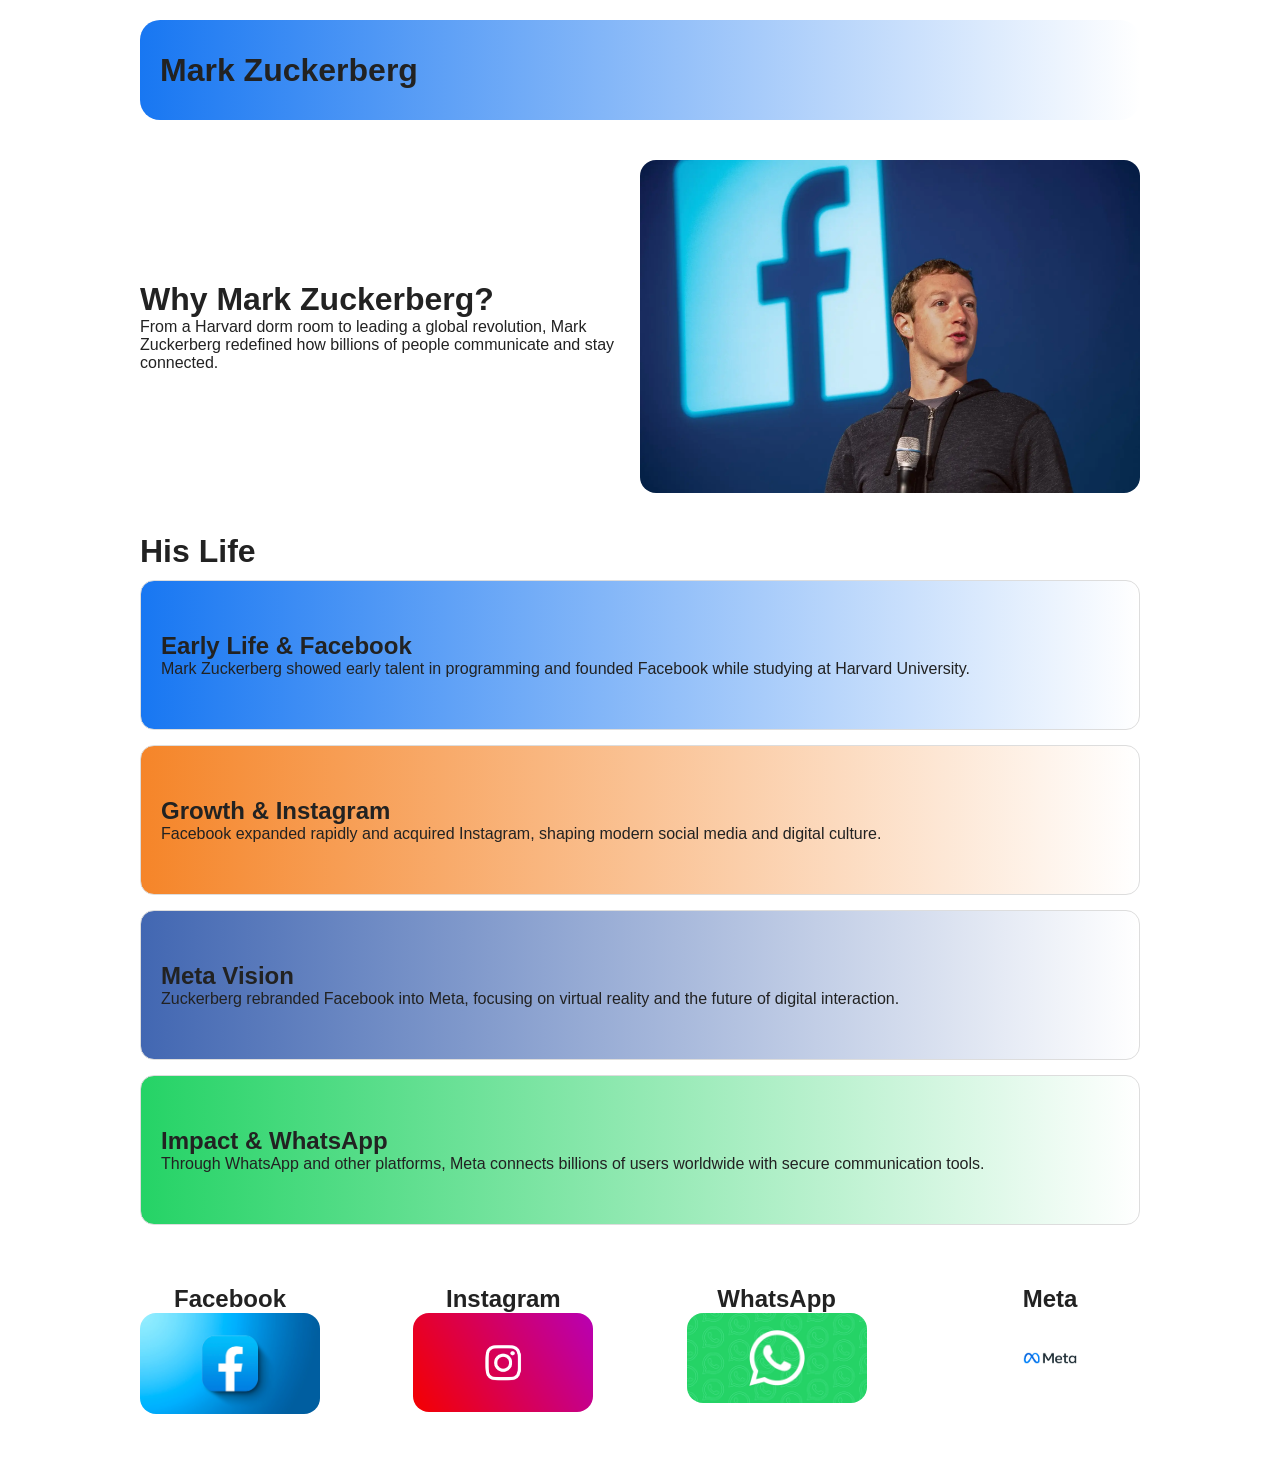
<file: ass 1/index.html>
<!doctype html>
<html lang="en">
  <head>
    <meta charset="UTF-8" />
    <meta name="viewport" content="width=device-width, initial-scale=1.0" />
    <link rel="stylesheet" href="styles.css" />
    <title>Admire</title>
  </head>
  <body>
    <div class="name">
      <h1>Mark Zuckerberg</h1>
    </div>

    <div class="hero">
      <div class="hcont">
        <h1>Why Mark Zuckerberg?</h1>
        <p>
          From a Harvard dorm room to leading a global revolution, Mark
          Zuckerberg redefined how billions of people communicate and stay
          connected.
        </p>
      </div>
      <img src="mark.webp" alt="Mark Zuckerberg" />
    </div>

    <h1 class="section-title">His Life</h1>

    <div class="cont">
      <div class="life-card facebook">
        <h2>Early Life & Facebook</h2>
        <p>
          Mark Zuckerberg showed early talent in programming and founded
          Facebook while studying at Harvard University.
        </p>
      </div>

      <div class="life-card instagram">
        <h2>Growth & Instagram</h2>
        <p>
          Facebook expanded rapidly and acquired Instagram, shaping modern
          social media and digital culture.
        </p>
      </div>

      <div class="life-card meta">
        <h2>Meta Vision</h2>
        <p>
          Zuckerberg rebranded Facebook into Meta, focusing on virtual reality
          and the future of digital interaction.
        </p>
      </div>

      <div class="life-card whatsapp">
        <h2>Impact & WhatsApp</h2>
        <p>
          Through WhatsApp and other platforms, Meta connects billions of users
          worldwide with secure communication tools.
        </p>
      </div>
    </div>

    <div class="companies">
      <a class="card" href="https://www.facebook.com" target="_blank">
        <h2>Facebook</h2>
        <img src="facebook.jpg" alt="Facebook" />
      </a>

      <a class="card" href="https://www.instagram.com" target="_blank">
        <h2>Instagram</h2>
        <img src="instagram.webp" alt="Instagram" />
      </a>

      <a class="card" href="https://www.whatsapp.com" target="_blank">
        <h2>WhatsApp</h2>
        <img src="whatsapp.webp" alt="WhatsApp" />
      </a>

      <a class="card" href="https://about.meta.com" target="_blank">
        <h2>Meta</h2>
        <img src="meta.png" alt="Meta" />
      </a>
    </div>
  </body>
</html>
</file>
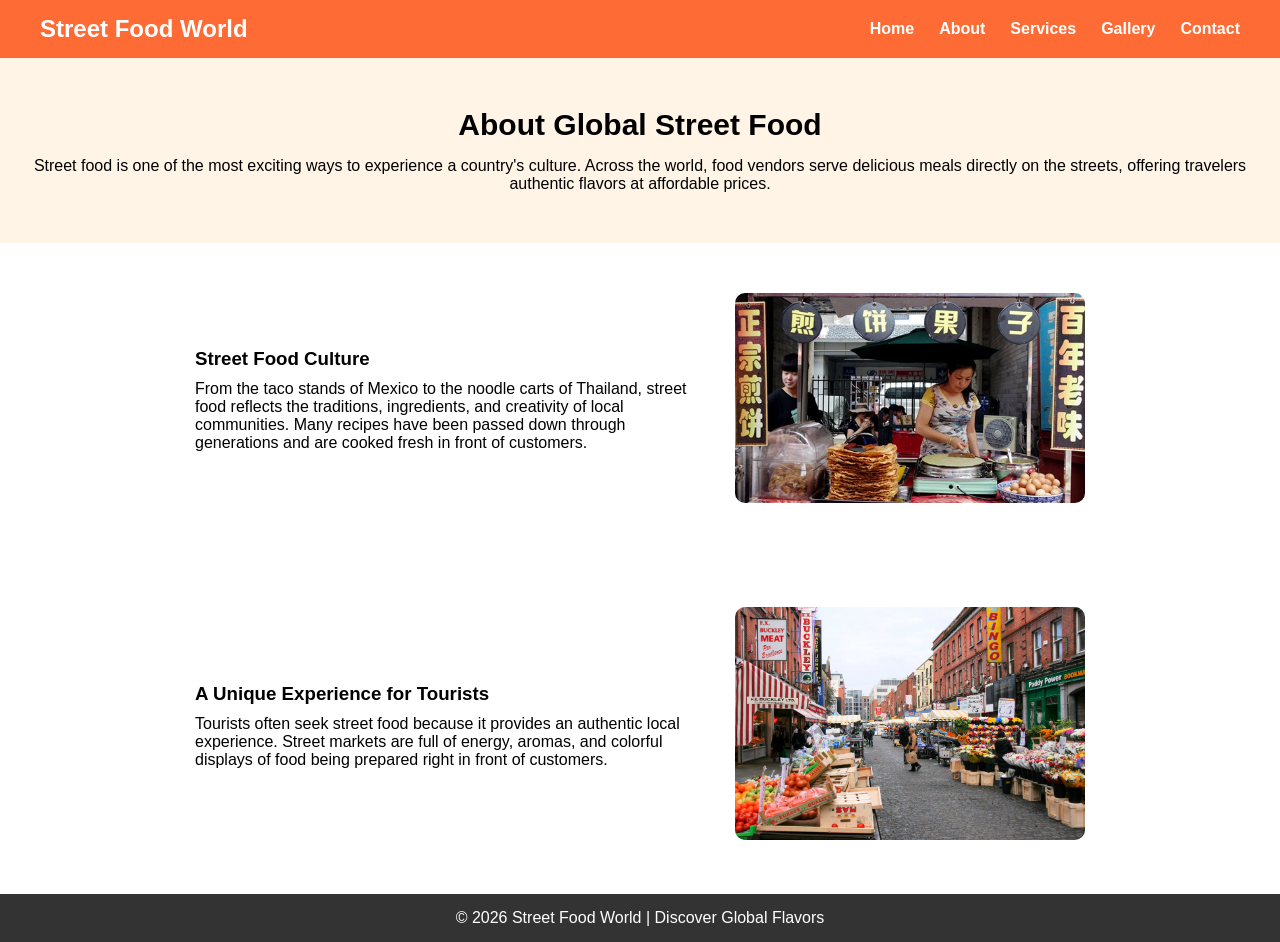
<file: ass 2/about.html>
<!doctype html>
<html lang="en">
  <head>
    <meta charset="UTF-8" />
    <meta name="viewport" content="width=device-width, initial-scale=1.0" />
    <title>About | Street Food World</title>
    <link rel="stylesheet" href="style.css" />
  </head>

  <body>
    <!-- Navigation -->
    <nav>
      <h1>Street Food World</h1>
      <ul class="menu">
        <li><a href="index.html">Home</a></li>
        <li><a href="about.html">About</a></li>
        <li><a href="services.html">Services</a></li>
        <li><a href="gallery.html">Gallery</a></li>
        <li><a href="contact.html">Contact</a></li>
      </ul>
    </nav>

    <!-- About Intro -->
    <section class="about-intro">
      <h2>About Global Street Food</h2>
      <p>
        Street food is one of the most exciting ways to experience a country's
        culture. Across the world, food vendors serve delicious meals directly
        on the streets, offering travelers authentic flavors at affordable
        prices.
      </p>
    </section>

    <!-- Culture Section -->
    <section class="about-section">
      <div class="about-text">
        <h3>Street Food Culture</h3>
        <p>
          From the taco stands of Mexico to the noodle carts of Thailand, street
          food reflects the traditions, ingredients, and creativity of local
          communities. Many recipes have been passed down through generations
          and are cooked fresh in front of customers.
        </p>
      </div>

      <div class="about-image">
        <img src="vendor.jpeg" alt="Street food vendor" />
      </div>
    </section>

    <!-- Tourist Experience -->
    <section class="about-section reverse">
      <div class="about-image">
        <img src="market.jpg" alt="Street market" />
      </div>

      <div class="about-text">
        <h3>A Unique Experience for Tourists</h3>
        <p>
          Tourists often seek street food because it provides an authentic local
          experience. Street markets are full of energy, aromas, and colorful
          displays of food being prepared right in front of customers.
        </p>
      </div>
    </section>

    <!-- Footer -->
    <footer>
      <p>© 2026 Street Food World | Discover Global Flavors</p>
    </footer>
  </body>
</html>
</file>
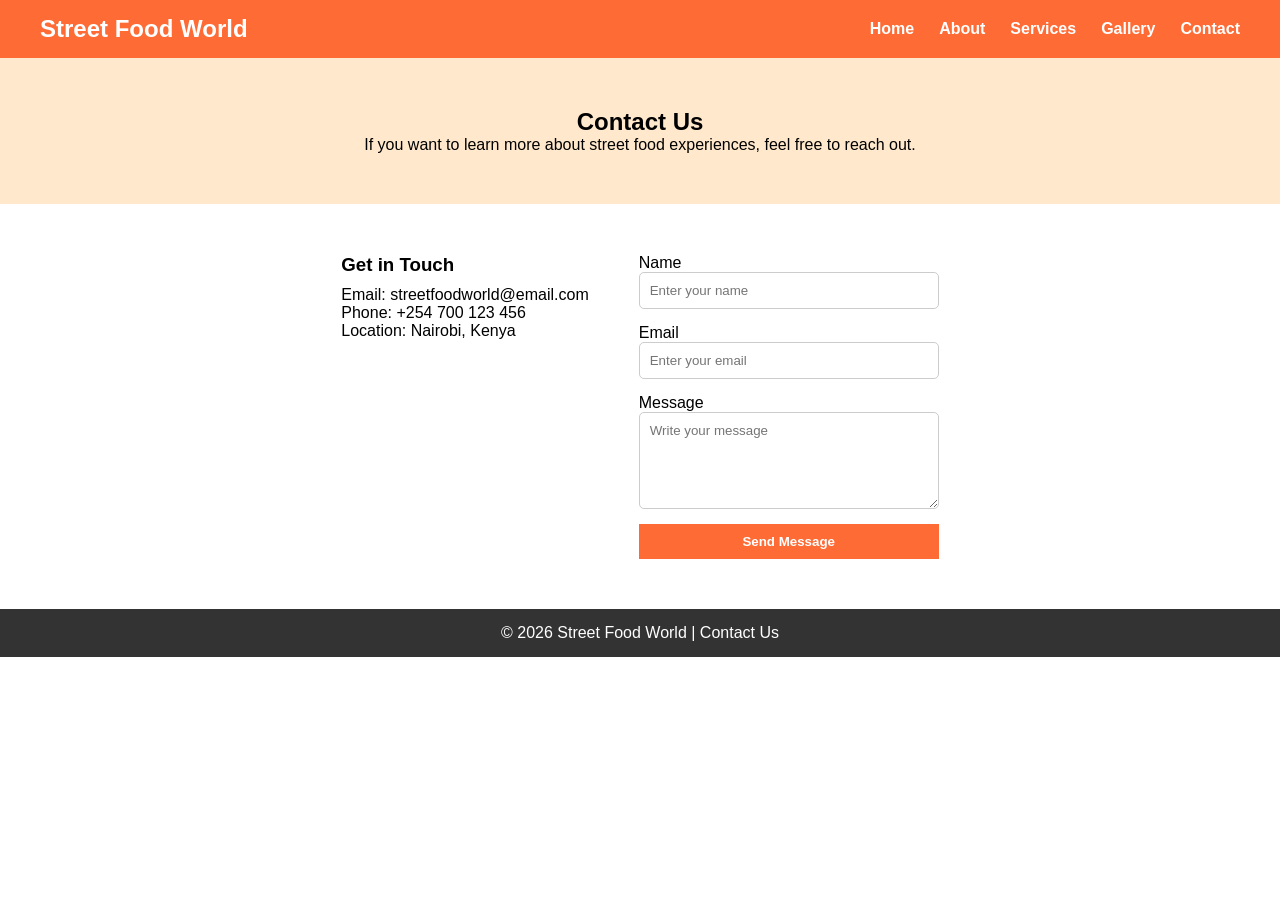
<file: ass 2/contact.html>
<!doctype html>
<html lang="en">
  <head>
    <meta charset="UTF-8" />
    <meta name="viewport" content="width=device-width, initial-scale=1.0" />
    <title>Contact | Street Food World</title>
    <link rel="stylesheet" href="style.css" />
  </head>

  <body>
    <!-- Navigation -->
    <nav>
      <h1>Street Food World</h1>
      <ul class="menu">
        <li><a href="index.html">Home</a></li>
        <li><a href="about.html">About</a></li>
        <li><a href="services.html">Services</a></li>
        <li><a href="gallery.html">Gallery</a></li>
        <li><a href="contact.html">Contact</a></li>
      </ul>
    </nav>

    <!-- Contact Intro -->
    <section class="contact-intro">
      <h2>Contact Us</h2>
      <p>
        If you want to learn more about street food experiences, feel free to
        reach out.
      </p>
    </section>

    <!-- Contact Section -->
    <section class="contact-container">
      <!-- Contact Info -->
      <div class="contact-info">
        <h3>Get in Touch</h3>
        <p>Email: streetfoodworld@email.com</p>
        <p>Phone: +254 700 123 456</p>
        <p>Location: Nairobi, Kenya</p>
      </div>

      <!-- Contact Form -->
      <div class="contact-form">
        <form>
          <label>Name</label>
          <input type="text" placeholder="Enter your name" required />

          <label>Email</label>
          <input type="email" placeholder="Enter your email" required />

          <label>Message</label>
          <textarea rows="5" placeholder="Write your message"></textarea>

          <button type="submit">Send Message</button>
        </form>
      </div>
    </section>

    <!-- Footer -->
    <footer>
      <p>© 2026 Street Food World | Contact Us</p>
    </footer>
  </body>
</html>
</file>
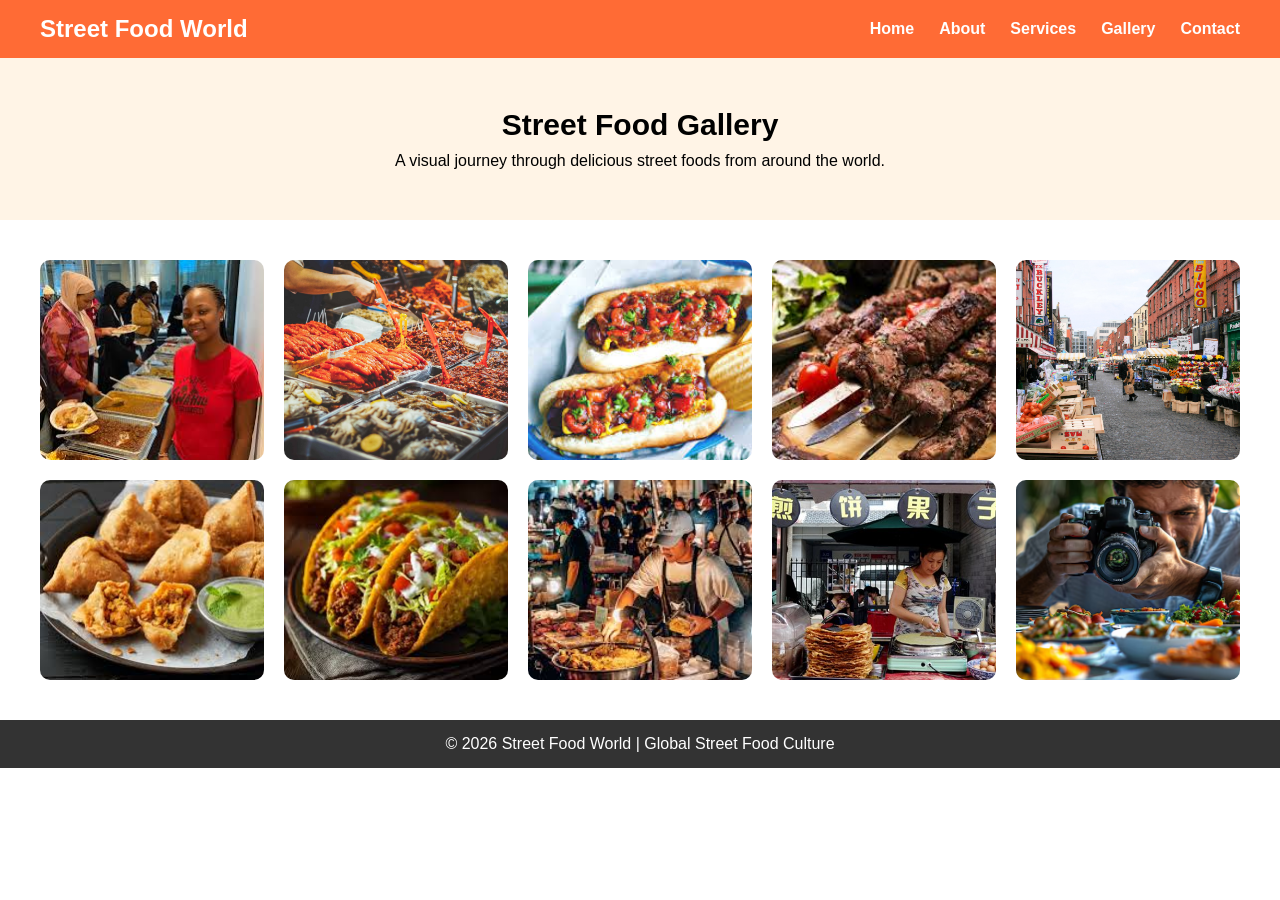
<file: ass 2/gallery.html>
<!doctype html>
<html lang="en">
  <head>
    <meta charset="UTF-8" />
    <meta name="viewport" content="width=device-width, initial-scale=1.0" />
    <title>Gallery | Street Food World</title>
    <link rel="stylesheet" href="style.css" />
  </head>

  <body>
    <!-- Navigation -->
    <nav>
      <h1>Street Food World</h1>
      <ul class="menu">
        <li><a href="index.html">Home</a></li>
        <li><a href="about.html">About</a></li>
        <li><a href="services.html">Services</a></li>
        <li><a href="gallery.html">Gallery</a></li>
        <li><a href="contact.html">Contact</a></li>
      </ul>
    </nav>

    <!-- Gallery Intro -->
    <section class="gallery-intro">
      <h2>Street Food Gallery</h2>
      <p>
        A visual journey through delicious street foods from around the world.
      </p>
    </section>

    <!-- Gallery Grid -->
    <section class="gallery-container">
      <img src="experience.jpg" alt="Street food" />
      <img src="hero page.jpeg" alt="Street food" />
      <img src="hotdog.jpg" alt="Street food" />
      <img src="kebab.jpg" alt="Street food" />
      <img src="market.jpg" alt="Street food" />
      <img src="samosa.jpg" alt="Street food" />
      <img src="taco.jpg" alt="Street food" />
      <img src="tour.jpg" alt="Street food" />
      <img src="vendor.jpeg" alt="Street food" />
      <img src="foto.avif" alt="Street food" />
    </section>

    <!-- Footer -->
    <footer>
      <p>© 2026 Street Food World | Global Street Food Culture</p>
    </footer>
  </body>
</html>
</file>
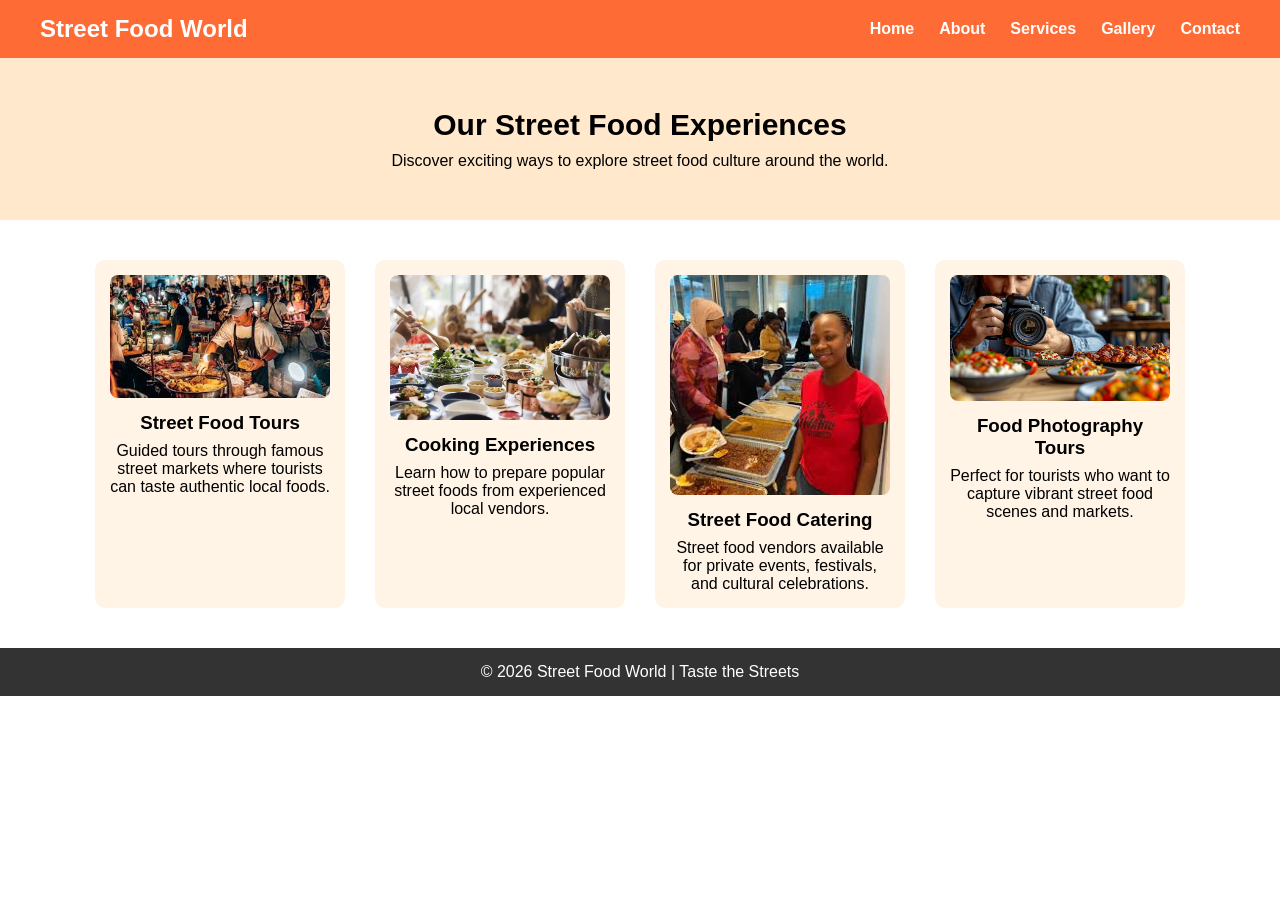
<file: ass 2/services.html>
<!doctype html>
<html lang="en">
  <head>
    <meta charset="UTF-8" />
    <meta name="viewport" content="width=device-width, initial-scale=1.0" />
    <title>Services | Street Food World</title>
    <link rel="stylesheet" href="style.css" />
  </head>

  <body>
    <!-- Navigation -->
    <nav>
      <h1>Street Food World</h1>
      <ul class="menu">
        <li><a href="index.html">Home</a></li>
        <li><a href="about.html">About</a></li>
        <li><a href="services.html">Services</a></li>
        <li><a href="gallery.html">Gallery</a></li>
        <li><a href="contact.html">Contact</a></li>
      </ul>
    </nav>

    <!-- Services Intro -->
    <section class="services-intro">
      <h2>Our Street Food Experiences</h2>
      <p>
        Discover exciting ways to explore street food culture around the world.
      </p>
    </section>

    <!-- Services Section -->
    <section class="services-container">
      <div class="service-card">
        <img src="tour.jpg" alt="Street food tour" />
        <h3>Street Food Tours</h3>
        <p>
          Guided tours through famous street markets where tourists can taste
          authentic local foods.
        </p>
      </div>

      <div class="service-card">
        <img src="cooking.webp" alt="Cooking class" />
        <h3>Cooking Experiences</h3>
        <p>
          Learn how to prepare popular street foods from experienced local
          vendors.
        </p>
      </div>

      <div class="service-card">
        <img src="experience.jpg" alt="Street food catering" />
        <h3>Street Food Catering</h3>
        <p>
          Street food vendors available for private events, festivals, and
          cultural celebrations.
        </p>
      </div>

      <div class="service-card">
        <img src="photo.avif" alt="Food photography" />
        <h3>Food Photography Tours</h3>
        <p>
          Perfect for tourists who want to capture vibrant street food scenes
          and markets.
        </p>
      </div>
    </section>

    <!-- Footer -->
    <footer>
      <p>© 2026 Street Food World | Taste the Streets</p>
    </footer>
  </body>
</html>
</file>
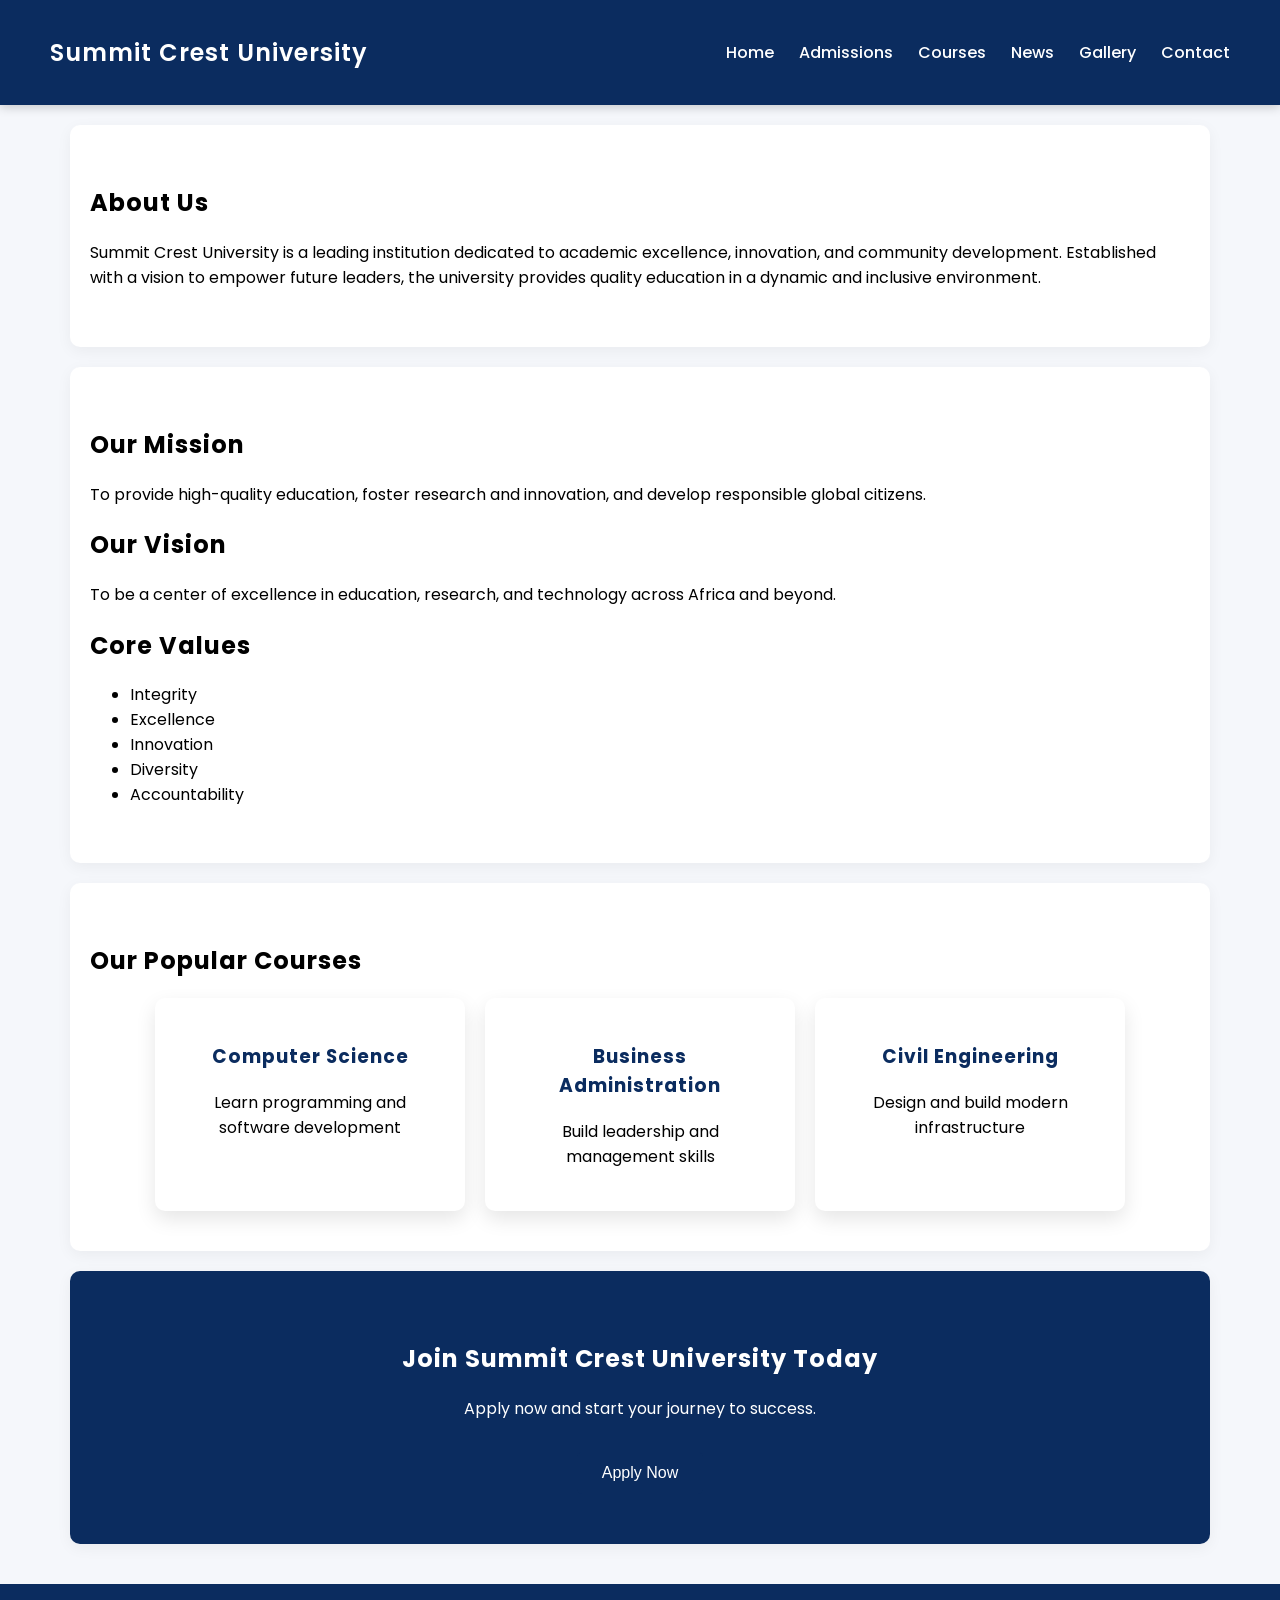
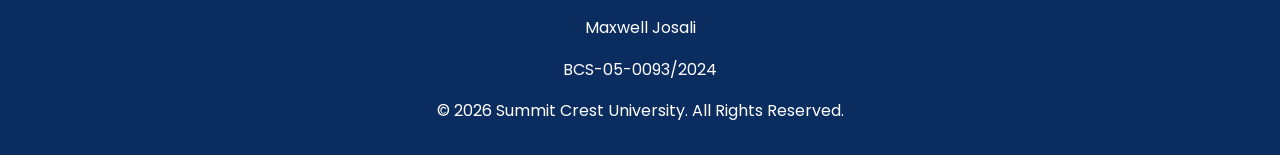
<file: CAT 3/about.html>
<!doctype html>
<html>
  <head>
    <title>Summit Crest University</title>

    <link
      href="https://fonts.googleapis.com/css2?family=Poppins:wght@300;400;600&display=swap"
      rel="stylesheet"
    />

    <link rel="stylesheet" href="style.css" />
  </head>

  <body>
    <nav>
      <h2>Summit Crest University</h2>

      <ul>
        <li><a href="home.html">Home</a></li>
        <li><a href="admissions.html">Admissions</a></li>
        <li><a href="courses.html">Courses</a></li>
        <li><a href="news.html">News</a></li>
        <li><a href="gallery.html">Gallery</a></li>
        <li><a href="contact.html">Contact</a></li>
      </ul>
    </nav>

    <section>
      <h2>About Us</h2>
      <p>
        Summit Crest University is a leading institution dedicated to academic
        excellence, innovation, and community development. Established with a
        vision to empower future leaders, the university provides quality
        education in a dynamic and inclusive environment.
      </p>
    </section>

    <section>
      <h2>Our Mission</h2>
      <p>
        To provide high-quality education, foster research and innovation, and
        develop responsible global citizens.
      </p>

      <h2>Our Vision</h2>
      <p>
        To be a center of excellence in education, research, and technology
        across Africa and beyond.
      </p>

      <h2>Core Values</h2>
      <ul>
        <li>Integrity</li>
        <li>Excellence</li>
        <li>Innovation</li>
        <li>Diversity</li>
        <li>Accountability</li>
      </ul>
    </section>

    <section>
      <h2>Our Popular Courses</h2>

      <div class="course-container">
        <div class="course-card">
          <h3>Computer Science</h3>
          <p>Learn programming and software development</p>
        </div>

        <div class="course-card">
          <h3>Business Administration</h3>
          <p>Build leadership and management skills</p>
        </div>

        <div class="course-card">
          <h3>Civil Engineering</h3>
          <p>Design and build modern infrastructure</p>
        </div>
      </div>
    </section>

    <section class="cta">
      <h2>Join Summit Crest University Today</h2>
      <p>Apply now and start your journey to success.</p>
      <a href="admissions.html"><button>Apply Now</button></a>
    </section>

    <footer>
      <p>Maxwell Josali</p>
      <p>BCS-05-0093/2024</p>
      <p>© 2026 Summit Crest University. All Rights Reserved.</p>
    </footer>
  </body>
</html>
</file>
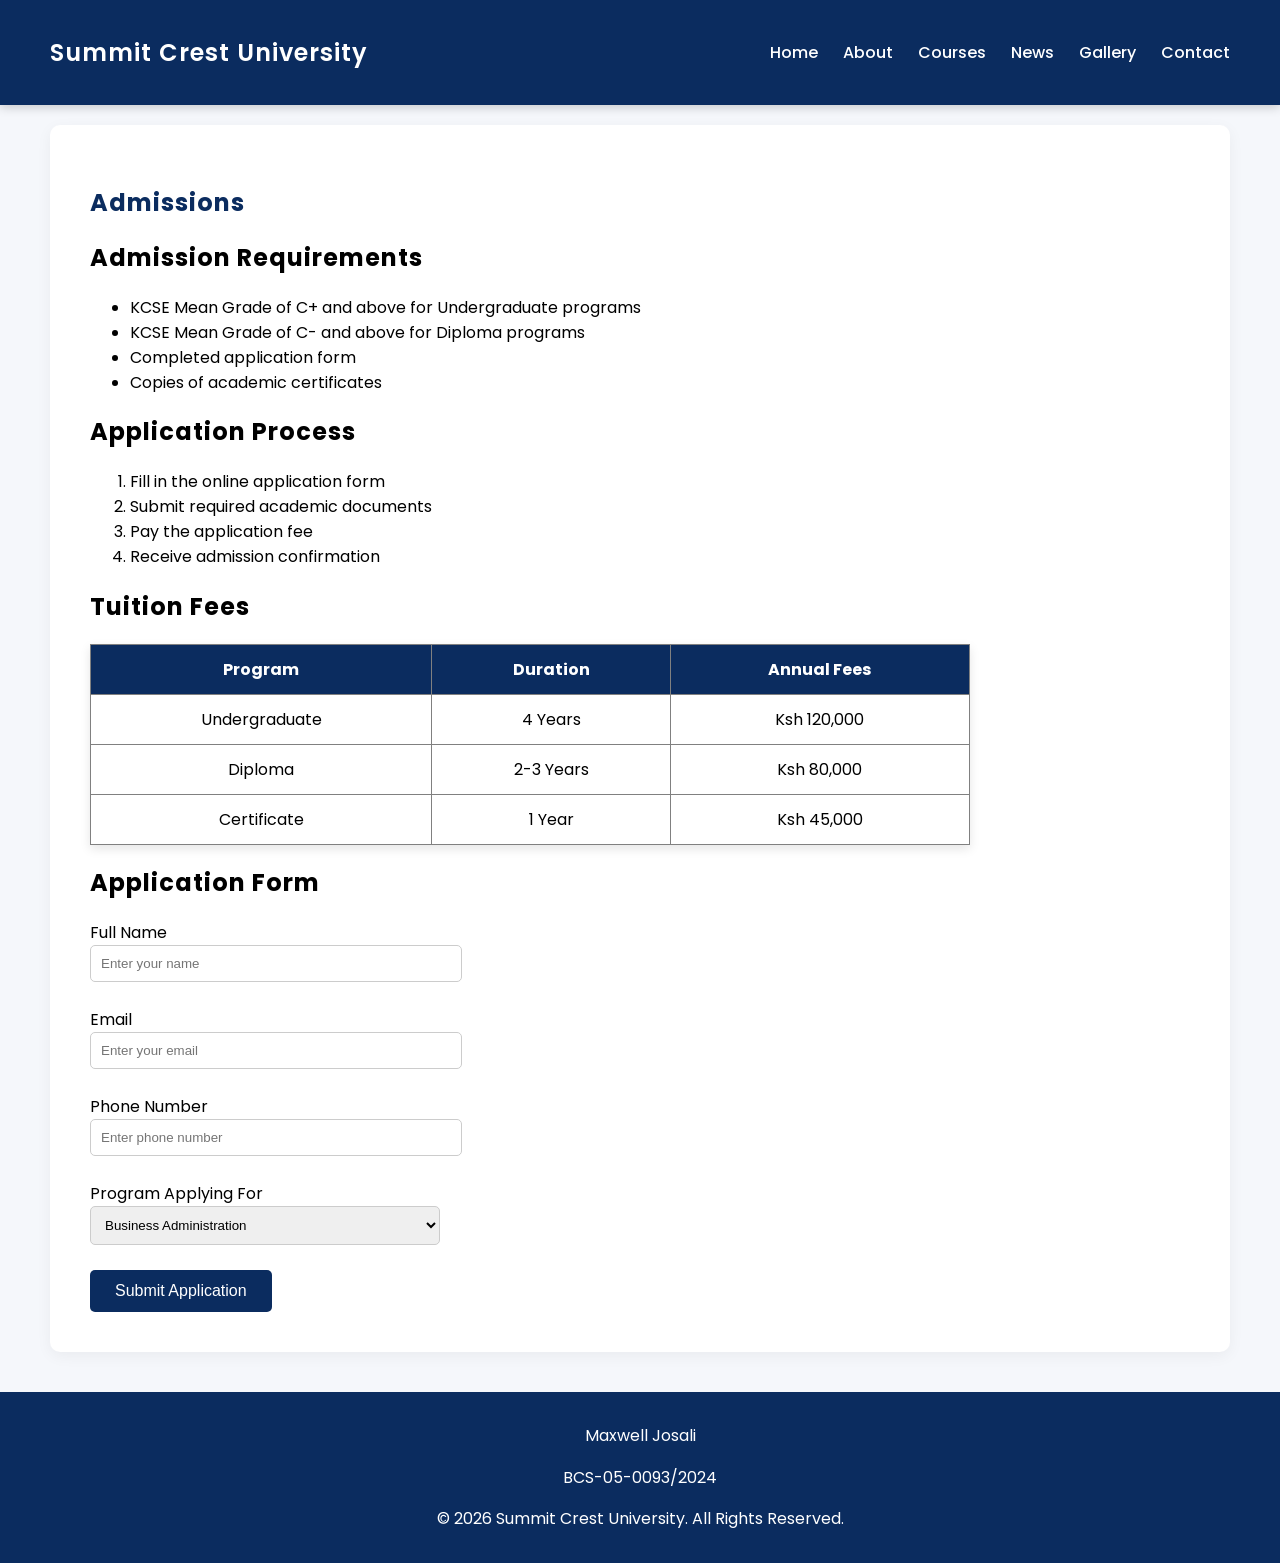
<file: CAT 3/admissions.html>
<!doctype html>
<html>
  <head>
    <title>Admissions - Summit Crest University</title>
    <link
      href="https://fonts.googleapis.com/css2?family=Poppins:wght@300;400;600&display=swap"
      rel="stylesheet"
    />
    <link rel="stylesheet" href="style.css" />
  </head>

  <body>
    <nav>
      <h2>Summit Crest University</h2>
      <ul>
        <li><a href="home.html">Home</a></li>
        <li><a href="about.html">About</a></li>
        <li><a href="courses.html">Courses</a></li>
        <li><a href="news.html">News</a></li>
        <li><a href="gallery.html">Gallery</a></li>
        <li><a href="contact.html">Contact</a></li>
      </ul>
    </nav>

    <section class="admissions">
      <h1>Admissions</h1>

      <h2>Admission Requirements</h2>

      <ul>
        <li>KCSE Mean Grade of C+ and above for Undergraduate programs</li>
        <li>KCSE Mean Grade of C- and above for Diploma programs</li>
        <li>Completed application form</li>
        <li>Copies of academic certificates</li>
      </ul>

      <h2>Application Process</h2>

      <ol>
        <li>Fill in the online application form</li>
        <li>Submit required academic documents</li>
        <li>Pay the application fee</li>
        <li>Receive admission confirmation</li>
      </ol>

      <h2>Tuition Fees</h2>

      <table border="1">
        <tr>
          <th>Program</th>
          <th>Duration</th>
          <th>Annual Fees</th>
        </tr>

        <tr>
          <td>Undergraduate</td>
          <td>4 Years</td>
          <td>Ksh 120,000</td>
        </tr>

        <tr>
          <td>Diploma</td>
          <td>2-3 Years</td>
          <td>Ksh 80,000</td>
        </tr>

        <tr>
          <td>Certificate</td>
          <td>1 Year</td>
          <td>Ksh 45,000</td>
        </tr>
      </table>

      <h2>Application Form</h2>

      <form>
        <label>Full Name</label><br />
        <input type="text" placeholder="Enter your name" /><br /><br />

        <label>Email</label><br />
        <input type="email" placeholder="Enter your email" /><br /><br />

        <label>Phone Number</label><br />
        <input type="text" placeholder="Enter phone number" /><br /><br />

        <label>Program Applying For</label><br />
        <select>
          <option>Business Administration</option>
          <option>Computer Science</option>
          <option>Information Technology</option>
          <option>Civil Engineering</option></select
        ><br /><br />

        <button type="submit">Submit Application</button>
      </form>
    </section>

    <footer>
      <p>Maxwell Josali</p>
      <p>BCS-05-0093/2024</p>
      <p>© 2026 Summit Crest University. All Rights Reserved.</p>
    </footer>
  </body>
</html>
</file>
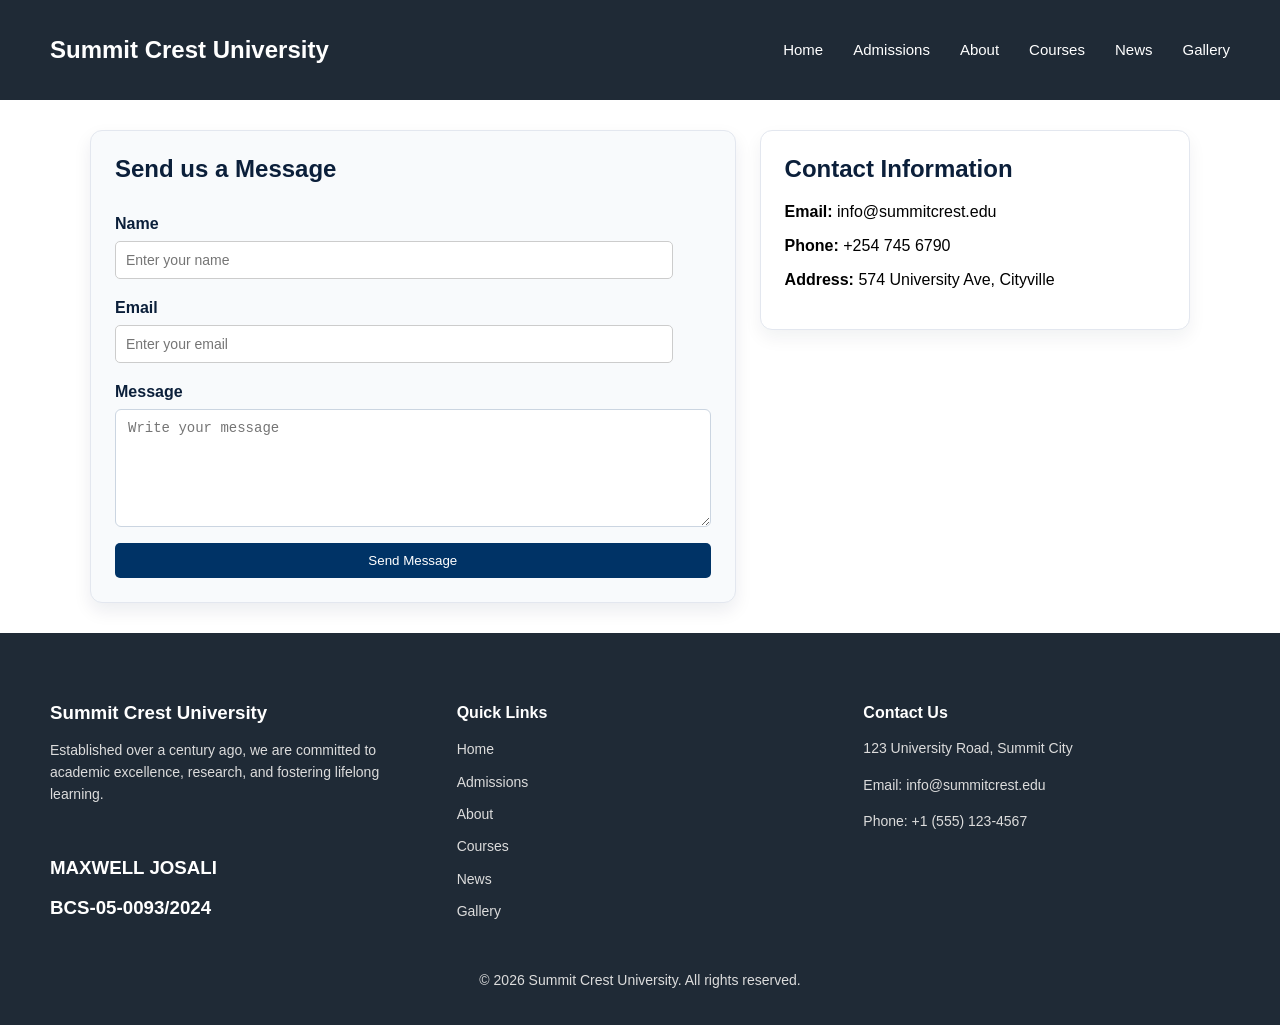
<file: CAT 3/contact.html>
<!doctype html>
<html lang="en">
  <head>
    <meta charset="UTF-8" />
    <meta name="viewport" content="width=device-width, initial-scale=1.0" />
    <title>Contact Us - Summit Crest University</title>
    <link rel="stylesheet" href="crest.css" />
  </head>

  <body>
    <nav>
      <div class="logo">
        <h2>Summit Crest University</h2>
      </div>

      <ul class="menu">
        <li><a href="home.html">Home</a></li>
        <li><a href="admissions.html">Admissions</a></li>
        <li><a href="about.html">About</a></li>
        <li><a href="courses.html">Courses</a></li>
        <li><a href="news.html">News</a></li>
        <li><a href="gallery.html">Gallery</a></li>
      </ul>
    </nav>

    <section class="contact-container">
      <!-- Contact Form -->
      <div class="contact-form">
        <h2>Send us a Message</h2>

        <form action="#" method="post">
          <label for="contact-name">Name</label>
          <input
            id="contact-name"
            name="name"
            type="text"
            placeholder="Enter your name"
            required
          />

          <label for="contact-email">Email</label>
          <input
            id="contact-email"
            name="email"
            type="email"
            placeholder="Enter your email"
            required
          />

          <label for="contact-message">Message</label>
          <textarea
            id="contact-message"
            name="message"
            placeholder="Write your message"
            rows="6"
            required
          ></textarea>

          <button type="submit">Send Message</button>
        </form>
      </div>

      <!-- Contact Information -->
      <div class="contact-info">
        <h2>Contact Information</h2>

        <p><strong>Email:</strong> info@summitcrest.edu</p>
        <p><strong>Phone:</strong> +254 745 6790</p>
        <p><strong>Address:</strong> 574 University Ave, Cityville</p>
      </div>
    </section>
    <footer class="footer">
      <div class="footer-content">
        <div class="footer-about">
          <h3>Summit Crest University</h3>
          <p>
            Established over a century ago, we are committed to academic
            excellence, research, and fostering lifelong learning.
          </p>
          <br />
          <h3>MAXWELL JOSALI</h3>
          <h3>BCS-05-0093/2024</h3>
        </div>

        <div class="footer-links">
          <h4>Quick Links</h4>
          <ul>
            <li><a href="home.html">Home</a></li>
            <li><a href="admissions.html">Admissions</a></li>
            <li><a href="about.html">About</a></li>
            <li><a href="courses.html">Courses</a></li>
            <li><a href="news.html">News</a></li>
            <li><a href="gallery.html">Gallery</a></li>
          </ul>
        </div>

        <div class="footer-contact">
          <h4>Contact Us</h4>
          <p>123 University Road, Summit City</p>
          <p>Email: info@summitcrest.edu</p>
          <p>Phone: +1 (555) 123-4567</p>
        </div>
      </div>

      <div class="footer-bottom">
        <p>&copy; 2026 Summit Crest University. All rights reserved.</p>
      </div>
    </footer>
  </body>
</html>
</file>
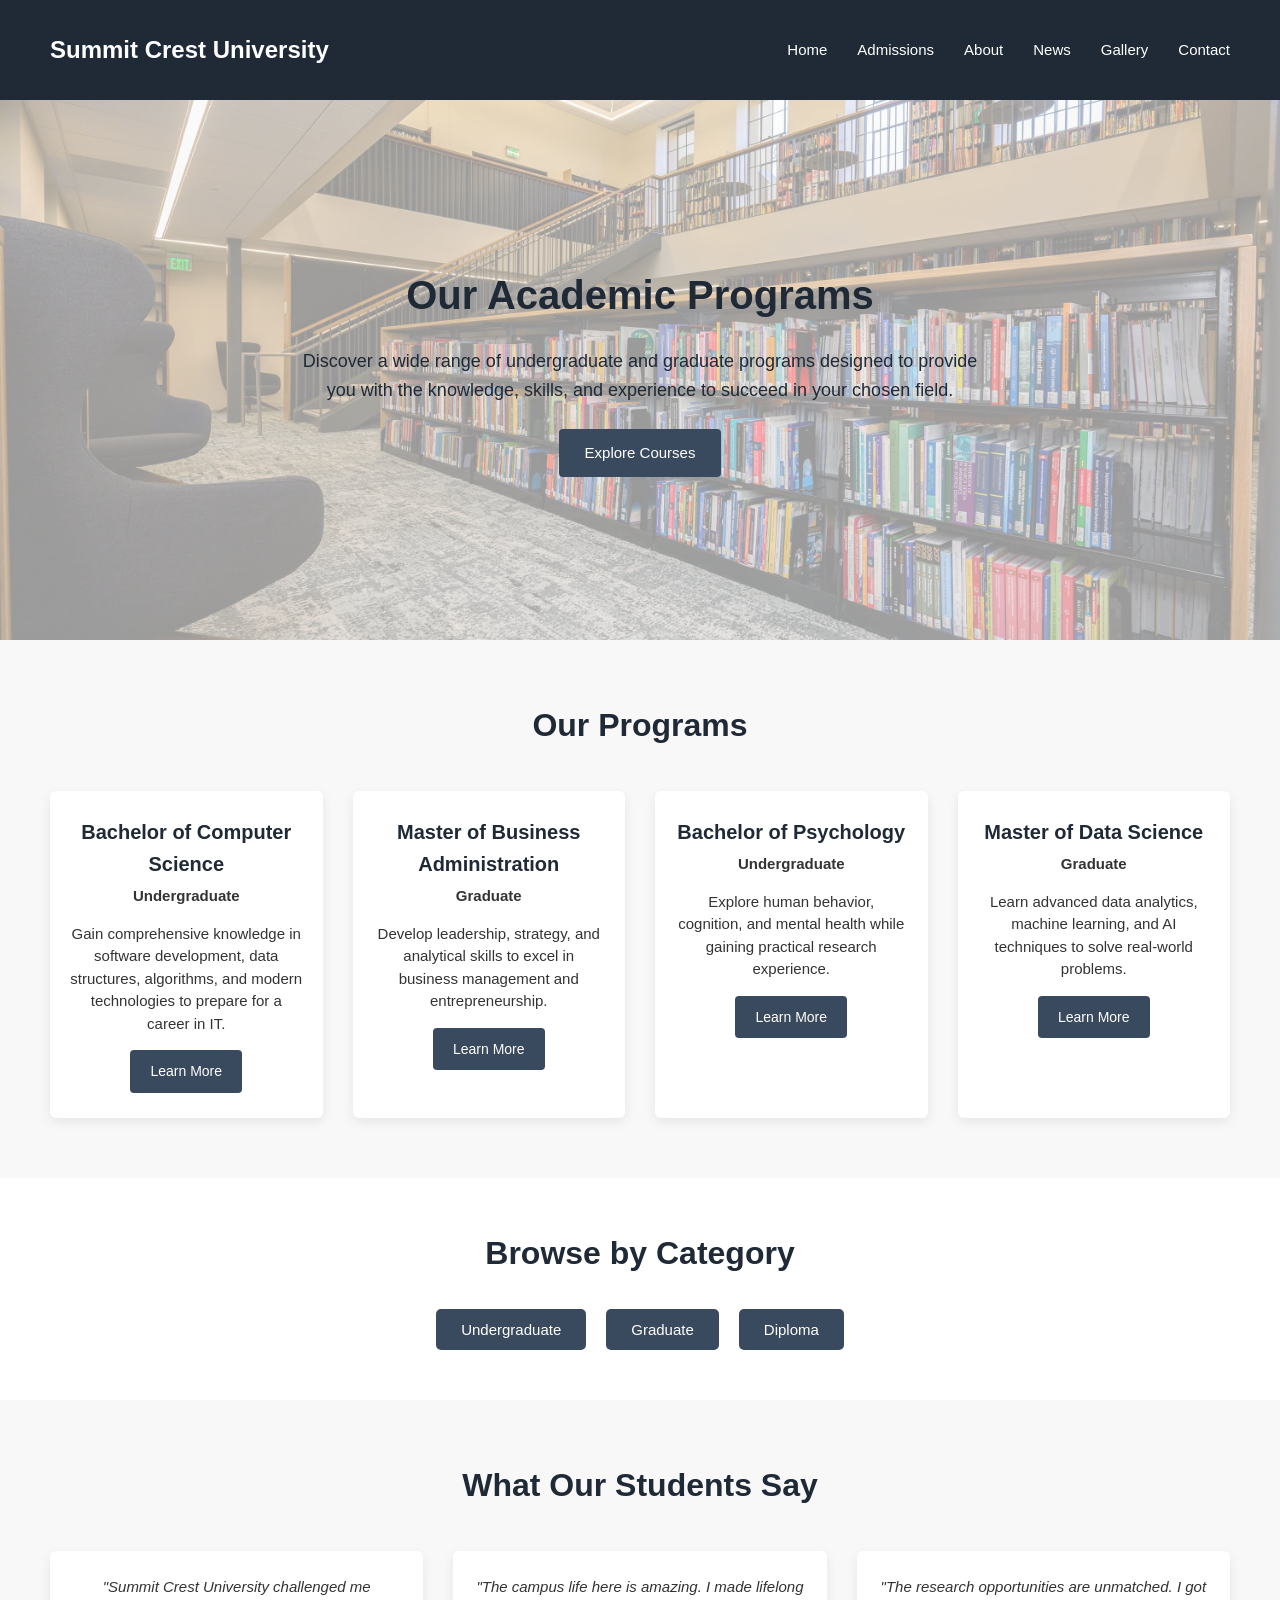
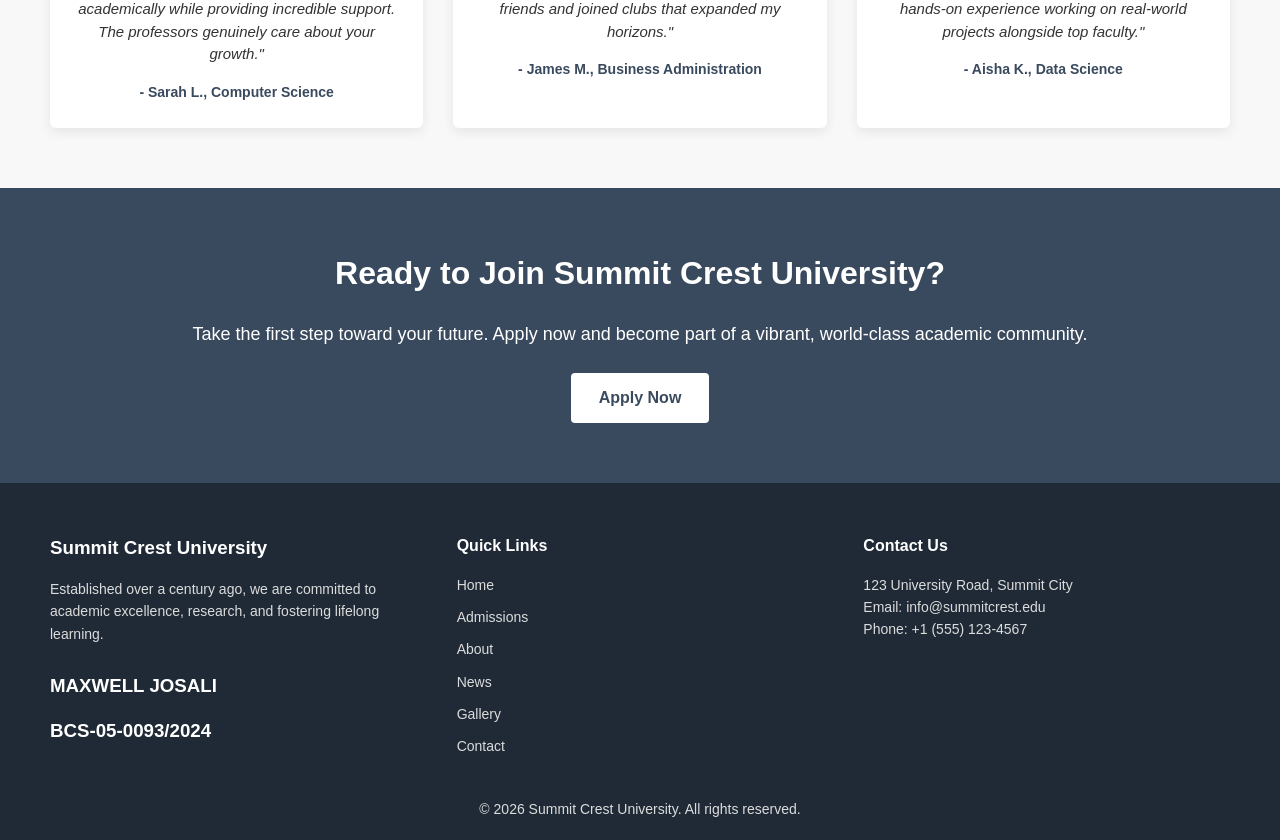
<file: CAT 3/courses.html>
<!doctype html>
<html lang="en">
  <head>
    <meta charset="UTF-8" />
    <meta name="viewport" content="width=device-width, initial-scale=1.0" />
    <title>Courses | Summit Crest University</title>
    <link rel="stylesheet" href="courses.css" />
  </head>
  <body>
    <nav>
      <div class="logo">
        <h2>Summit Crest University</h2>
      </div>

      <ul class="menu">
        <li><a href="home.html">Home</a></li>
        <li><a href="admissions.html">Admissions</a></li>
        <li><a href="about.html">About</a></li>
        <li><a href="news.html">News</a></li>
        <li><a href="gallery.html">Gallery</a></li>
        <li><a href="contact.html">Contact</a></li>
      </ul>
    </nav>
    <section class="courses-hero">
      <h2>Our Academic Programs</h2>
      <p>
        Discover a wide range of undergraduate and graduate programs designed to
        provide you with the knowledge, skills, and experience to succeed in
        your chosen field.
      </p>
      <a href="#course-list" class="btn">Explore Courses</a>
    </section>
    <section id="course-list" class="courses-list">
      <h2>Our Programs</h2>
      <div class="course-cards">
        <article class="course-card">
          <h3>Bachelor of Computer Science</h3>
          <p class="course-level">Undergraduate</p>
          <p>
            Gain comprehensive knowledge in software development, data
            structures, algorithms, and modern technologies to prepare for a
            career in IT.
          </p>
          <a href="#" class="btn">Learn More</a>
        </article>

        <article class="course-card">
          <h3>Master of Business Administration</h3>
          <p class="course-level">Graduate</p>
          <p>
            Develop leadership, strategy, and analytical skills to excel in
            business management and entrepreneurship.
          </p>
          <a href="#" class="btn">Learn More</a>
        </article>

        <article class="course-card">
          <h3>Bachelor of Psychology</h3>
          <p class="course-level">Undergraduate</p>
          <p>
            Explore human behavior, cognition, and mental health while gaining
            practical research experience.
          </p>
          <a href="#" class="btn">Learn More</a>
        </article>

        <article class="course-card">
          <h3>Master of Data Science</h3>
          <p class="course-level">Graduate</p>
          <p>
            Learn advanced data analytics, machine learning, and AI techniques
            to solve real-world problems.
          </p>
          <a href="#" class="btn">Learn More</a>
        </article>
      </div>
    </section>
    <section class="course-categories">
      <h2>Browse by Category</h2>
      <div class="category-buttons">
        <button class="category-btn" data-category="undergraduate">
          Undergraduate
        </button>
        <button class="category-btn" data-category="graduate">Graduate</button>
        <button class="category-btn" data-category="diploma">Diploma</button>
      </div>
    </section>
    <section class="testimonials">
      <h2>What Our Students Say</h2>
      <div class="testimonial-cards">
        <article class="testimonial-card">
          <p>
            "Summit Crest University challenged me academically while providing
            incredible support. The professors genuinely care about your
            growth."
          </p>
          <h4>- Sarah L., Computer Science</h4>
        </article>

        <article class="testimonial-card">
          <p>
            "The campus life here is amazing. I made lifelong friends and joined
            clubs that expanded my horizons."
          </p>
          <h4>- James M., Business Administration</h4>
        </article>

        <article class="testimonial-card">
          <p>
            "The research opportunities are unmatched. I got hands-on experience
            working on real-world projects alongside top faculty."
          </p>
          <h4>- Aisha K., Data Science</h4>
        </article>
      </div>
    </section>
    <section class="courses-cta">
      <h2>Ready to Join Summit Crest University?</h2>
      <p>
        Take the first step toward your future. Apply now and become part of a
        vibrant, world-class academic community.
      </p>
      <a href="#" class="btn">Apply Now</a>
    </section>
    <footer class="footer">
      <div class="footer-content">
        <div class="footer-about">
          <h3>Summit Crest University</h3>
          <p>
            Established over a century ago, we are committed to academic
            excellence, research, and fostering lifelong learning.
          </p>
          <br />
          <h3>MAXWELL JOSALI</h3>
          <h3>BCS-05-0093/2024</h3>
        </div>

        <div class="footer-links">
          <h4>Quick Links</h4>
          <ul>
            <li><a href="home.html">Home</a></li>
            <li><a href="admissions.html">Admissions</a></li>
            <li><a href="about.html">About</a></li>
            <li><a href="news.html">News</a></li>
            <li><a href="gallery.html">Gallery</a></li>
            <li><a href="contact.html">Contact</a></li>
          </ul>
        </div>

        <div class="footer-contact">
          <h4>Contact Us</h4>
          <p>123 University Road, Summit City</p>
          <p>Email: info@summitcrest.edu</p>
          <p>Phone: +1 (555) 123-4567</p>
        </div>
      </div>

      <div class="footer-bottom">
        <p>&copy; 2026 Summit Crest University. All rights reserved.</p>
      </div>
    </footer>
  </body>
</html>
</file>
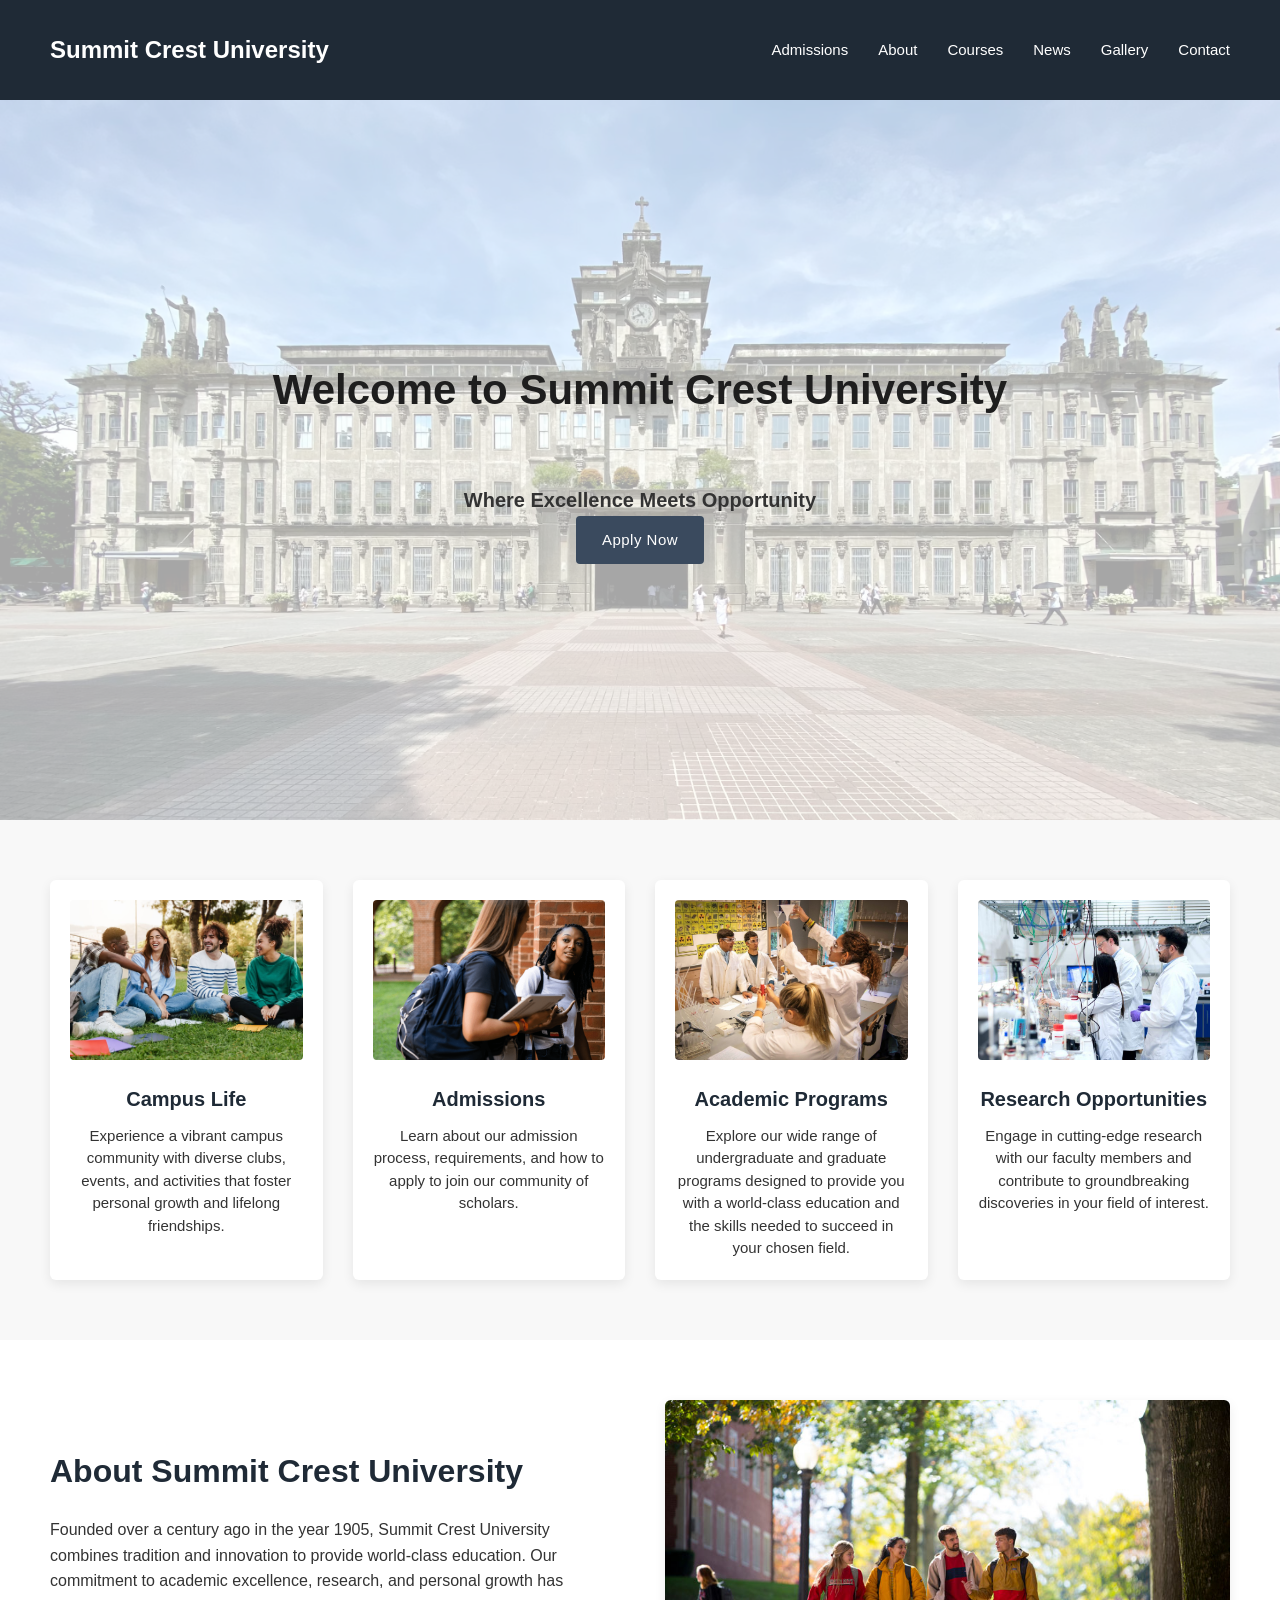
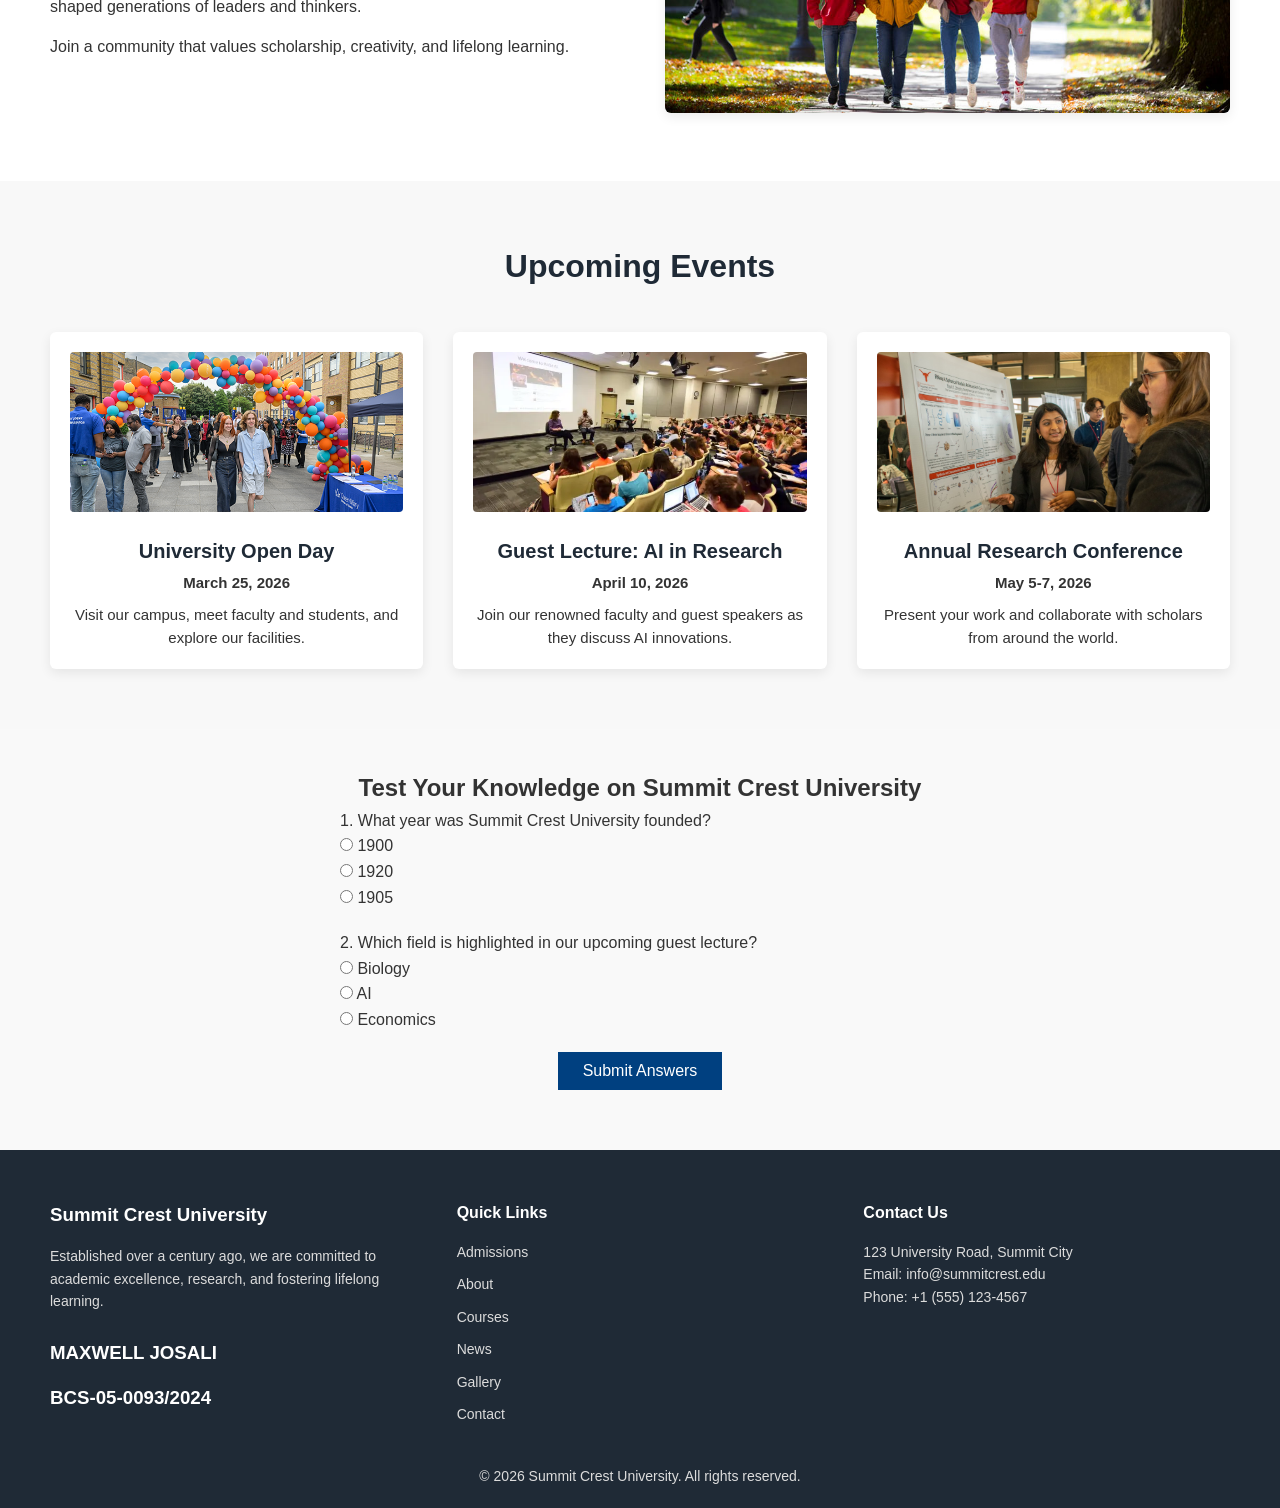
<file: CAT 3/home.html>
<!doctype html>
<html lang="en">
  <head>
    <meta charset="UTF-8" />
    <meta name="viewport" content="width=device-width, initial-scale=1.0" />
    <title>Home | Summit Crest University</title>
    <link rel="stylesheet" href="home.css" />
  </head>
  <body>
    <nav>
      <div class="logo">
        <h2>Summit Crest University</h2>
      </div>

      <ul class="menu">
        <li><a href="admissions.html">Admissions</a></li>
        <li><a href="about.html">About</a></li>
        <li><a href="courses.html">Courses</a></li>
        <li><a href="news.html">News</a></li>
        <li><a href="gallery.html">Gallery</a></li>
        <li><a href="contact.html">Contact</a></li>
      </ul>
    </nav>

    <section class="hero">
      <h2>Welcome to Summit Crest University</h2>

      <div class="hero-cont">
        <p>Where Excellence Meets Opportunity</p>
        <a href="admissions.html" class="btn">Apply Now</a>
      </div>
    </section>
    <section class="highlights">
      <article class="highlight">
        <img src="images/campuslife.jpg" alt="Students enjoying campus life" />
        <h3>Campus Life</h3>
        <p>
          Experience a vibrant campus community with diverse clubs, events, and
          activities that foster personal growth and lifelong friendships.
        </p>
      </article>

      <article class="highlight">
        <img src="images/admission.png" alt="University admissions" />
        <h3>Admissions</h3>
        <p>
          Learn about our admission process, requirements, and how to apply to
          join our community of scholars.
        </p>
      </article>

      <article class="highlight">
        <img src="images/academic.jpg" alt="Students in classroom" />
        <h3>Academic Programs</h3>
        <p>
          Explore our wide range of undergraduate and graduate programs designed
          to provide you with a world-class education and the skills needed to
          succeed in your chosen field.
        </p>
      </article>

      <article class="highlight">
        <img src="images/research.jpg" alt="Research in laboratory" />
        <h3>Research Opportunities</h3>
        <p>
          Engage in cutting-edge research with our faculty members and
          contribute to groundbreaking discoveries in your field of interest.
        </p>
      </article>
    </section>
    <section class="about">
      <div class="about-content">
        <div class="about-text">
          <h2>About Summit Crest University</h2>
          <p>
            Founded over a century ago in the year 1905, Summit Crest University
            combines tradition and innovation to provide world-class education.
            Our commitment to academic excellence, research, and personal growth
            has shaped generations of leaders and thinkers.
          </p>
          <p>
            Join a community that values scholarship, creativity, and lifelong
            learning.
          </p>
        </div>
        <div class="about-image">
          <img src="images/campus2.jpg" alt="University campus view" />
        </div>
      </div>
    </section>
    <section class="events">
      <h2>Upcoming Events</h2>
      <div class="event-list">
        <article class="event">
          <img src="images/open-day.png" alt="Open Day event" />
          <h3>University Open Day</h3>
          <p class="event-date">March 25, 2026</p>
          <p>
            Visit our campus, meet faculty and students, and explore our
            facilities.
          </p>
        </article>

        <article class="event">
          <img src="images/lecture.webp" alt="Guest lecture" />
          <h3>Guest Lecture: AI in Research</h3>
          <p class="event-date">April 10, 2026</p>
          <p>
            Join our renowned faculty and guest speakers as they discuss AI
            innovations.
          </p>
        </article>

        <article class="event">
          <img src="images/conference.jpg" alt="Annual Research Conference" />
          <h3>Annual Research Conference</h3>
          <p class="event-date">May 5-7, 2026</p>
          <p>
            Present your work and collaborate with scholars from around the
            world.
          </p>
        </article>
      </div>
    </section>
    <section class="quiz">
      <h2>Test Your Knowledge on Summit Crest University</h2>
      <div class="quiz-container">
        <div class="question">
          <p>1. What year was Summit Crest University founded?</p>
          <input type="radio" name="q1" value="1900" /> 1900<br />
          <input type="radio" name="q1" value="1920" /> 1920<br />
          <input type="radio" name="q1" value="1905" /> 1905<br />
        </div>

        <div class="question">
          <p>2. Which field is highlighted in our upcoming guest lecture?</p>
          <input type="radio" name="q2" value="Biology" /> Biology<br />
          <input type="radio" name="q2" value="AI" /> AI<br />
          <input type="radio" name="q2" value="Economics" /> Economics<br />
        </div>

        <button onclick="checkQuiz()">Submit Answers</button>
        <p id="quiz-result"></p>
      </div>
    </section>
    <footer class="footer">
      <div class="footer-content">
        <div class="footer-about">
          <h3>Summit Crest University</h3>
          <p>
            Established over a century ago, we are committed to academic
            excellence, research, and fostering lifelong learning.
          </p>
          <br />
          <h3>MAXWELL JOSALI</h3>
          <h3>BCS-05-0093/2024</h3>
        </div>

        <div class="footer-links">
          <h4>Quick Links</h4>
          <ul>
            <li><a href="admissions.html">Admissions</a></li>
            <li><a href="about.html">About</a></li>
            <li><a href="courses.html">Courses</a></li>
            <li><a href="news.html">News</a></li>
            <li><a href="gallery.html">Gallery</a></li>
            <li><a href="contact.html">Contact</a></li>
          </ul>
        </div>

        <div class="footer-contact">
          <h4>Contact Us</h4>
          <p>123 University Road, Summit City</p>
          <p>Email: info@summitcrest.edu</p>
          <p>Phone: +1 (555) 123-4567</p>
        </div>
      </div>

      <div class="footer-bottom">
        <p>&copy; 2026 Summit Crest University. All rights reserved.</p>
      </div>
    </footer>

    <script>
      function checkQuiz() {
        if (!confirm("Do you want to submit your answers?")) {
          return;
        }

        let score = 0;

        const q1 = document.querySelector('input[name="q1"]:checked');
        const q2 = document.querySelector('input[name="q2"]:checked');

        if (!q1 || !q2) {
          document.getElementById("quiz-result").innerText =
            "Please answer all questions!";
          return;
        }

        if (q1.value === "1905") score++;
        if (q2.value === "AI") score++;

        document.getElementById("quiz-result").innerText =
          `You scored ${score} out of 2`;
      }
    </script>
  </body>
</html>
</file>
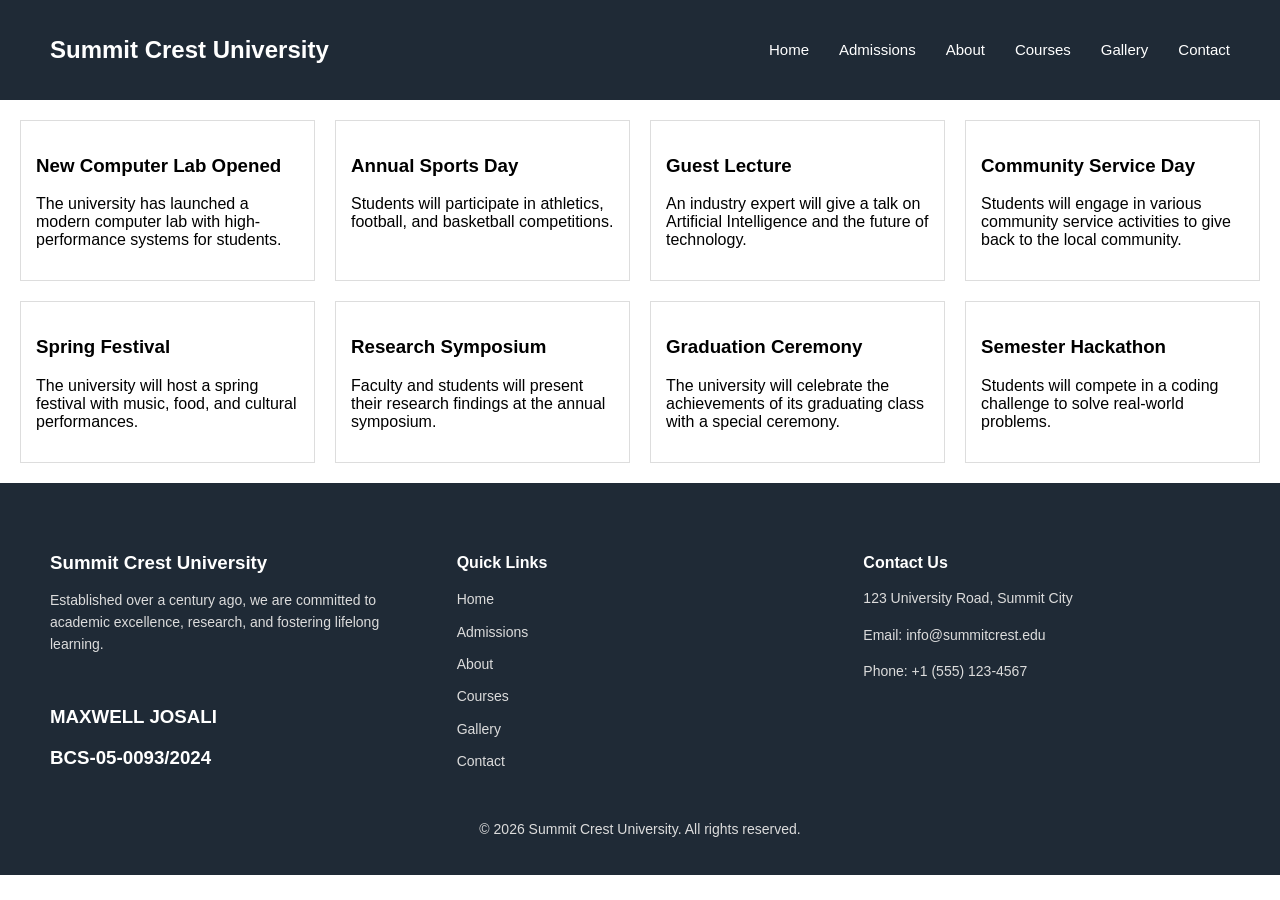
<file: CAT 3/news.html>
<!doctype html>
<html lang="en">
  <head>
    <meta charset="UTF-8" />
    <meta name="viewport" content="width=device-width, initial-scale=1.0" />
    <title>News & Events - Summit Crest University</title>
    <link rel="stylesheet" href="crest.css" />
  </head>

  <body>
    <nav>
      <div class="logo">
        <h2>Summit Crest University</h2>
      </div>

      <ul class="menu">
        <li><a href="home.html">Home</a></li>
        <li><a href="admissions.html">Admissions</a></li>
        <li><a href="about.html">About</a></li>
        <li><a href="courses.html">Courses</a></li>
        <li><a href="gallery.html">Gallery</a></li>
        <li><a href="contact.html">Contact</a></li>
      </ul>
    </nav>

    <section class="news-container">
      <div class="news-card">
        <h3>New Computer Lab Opened</h3>
        <p>
          The university has launched a modern computer lab with
          high-performance systems for students.
        </p>
      </div>

      <div class="news-card">
        <h3>Annual Sports Day</h3>
        <p>
          Students will participate in athletics, football, and basketball
          competitions.
        </p>
      </div>

      <div class="news-card">
        <h3>Guest Lecture</h3>
        <p>
          An industry expert will give a talk on Artificial Intelligence and the
          future of technology.
        </p>
      </div>
      <div class="news-card">
        <h3>Community Service Day</h3>
        <p>
          Students will engage in various community service activities to give
          back to the local community.
        </p>
      </div>
      <div class="news-card">
        <h3>Spring Festival</h3>
        <p>
          The university will host a spring festival with music, food, and
          cultural performances.
        </p>
      </div>
      <div class="news-card">
        <h3>Research Symposium</h3>
        <p>
          Faculty and students will present their research findings at the
          annual symposium.
        </p>
      </div>
      <div class="news-card">
        <h3>Graduation Ceremony</h3>
        <p>
          The university will celebrate the achievements of its graduating class
          with a special ceremony.
        </p>
      </div>
      <div class="news-card">
        <h3>Semester Hackathon</h3>
        <p>
          Students will compete in a coding challenge to solve real-world
          problems.
        </p>
      </div>
    </section>
    <footer class="footer">
      <div class="footer-content">
        <div class="footer-about">
          <h3>Summit Crest University</h3>
          <p>
            Established over a century ago, we are committed to academic
            excellence, research, and fostering lifelong learning.
          </p>
          <br />
          <h3>MAXWELL JOSALI</h3>
          <h3>BCS-05-0093/2024</h3>
        </div>

        <div class="footer-links">
          <h4>Quick Links</h4>
          <ul>
            <li><a href="home.html">Home</a></li>
            <li><a href="admissions.html">Admissions</a></li>
            <li><a href="about.html">About</a></li>
            <li><a href="courses.html">Courses</a></li>
            <li><a href="gallery.html">Gallery</a></li>
            <li><a href="contact.html">Contact</a></li>
          </ul>
        </div>

        <div class="footer-contact">
          <h4>Contact Us</h4>
          <p>123 University Road, Summit City</p>
          <p>Email: info@summitcrest.edu</p>
          <p>Phone: +1 (555) 123-4567</p>
        </div>
      </div>

      <div class="footer-bottom">
        <p>&copy; 2026 Summit Crest University. All rights reserved.</p>
      </div>
    </footer>
  </body>
</html>
</file>
<file: ass 1/styles.css>
* {
  margin: 0;
  padding: 0;
  box-sizing: border-box;
}

body {
  background-color: white;
  font-family: Arial, sans-serif;
  color: #222;
}

.name {
  width: 1000px;
  height: 100px;
  margin: 20px auto;
  padding: 20px;
  border-radius: 20px;
  background: linear-gradient(to right, #1877f2, white);
  display: flex;
  align-items: center;
}

.hero {
  width: 1000px;
  margin: 40px auto;
  display: flex;
  gap: 20px;
  align-items: center;
}

.hcont {
  width: 50%;
}

.hero img {
  width: 50%;
  border-radius: 16px;
}

.section-title {
  width: 1000px;
  margin: 40px auto 10px auto;
}

.cont {
  width: 1000px;
  margin: auto;
  display: flex;
  flex-direction: column;
  gap: 15px;
}

.life-card {
  display: flex;
  flex-direction: column;
  justify-content: center;
  padding: 20px;
  height: 150px;
  border-radius: 14px;
  border: 1px solid #ddd;
  background: linear-gradient(to right, #f0f0f0, white);
}

.facebook {
  background: linear-gradient(to right, #1877f2, white);
}

.instagram {
  background: linear-gradient(to right, #f58529, white);
}

.meta {
  background: linear-gradient(to right, #4267b2, white);
}

.whatsapp {
  background: linear-gradient(to right, #25d366, white);
}

.companies {
  width: 1000px;
  margin: 60px auto;
  display: flex;
  justify-content: space-between;
}

.card {
  width: 18%;
  text-align: center;
  display: block;
  text-decoration: none;
  color: inherit;
}

.card img {
  width: 100%;
  border-radius: 16px;
}
</file>
<file: ass 2/style.css>
* {
  margin: 0;
  padding: 0;
  box-sizing: border-box;
  font-family: Arial, Helvetica, sans-serif;
}

/* NAVBAR */

nav {
  display: flex;
  justify-content: space-between;
  align-items: center;
  background: #ff6b35;
  padding: 15px 40px;
}

nav h1 {
  color: white;
}

.menu {
  display: flex;
  list-style: none;
  gap: 25px;
}

.menu a {
  text-decoration: none;
  color: white;
  font-weight: bold;
}

.menu a:hover {
  color: yellow;
}

/* HERO SECTION */

.hero {
  background: url(hero\ page.jpeg) center/cover no-repeat;
  height: 350px;
  display: flex;
  flex-direction: column;
  justify-content: center;
  align-items: center;
  color: white;
  text-align: center;
}

.hero h2 {
  font-size: 40px;
}

.hero p {
  font-size: 18px;
}

/* FOOD SECTION */

.foods {
  padding: 40px;
  text-align: center;
}

.food-container {
  display: flex;
  justify-content: center;
  gap: 30px;
  flex-wrap: wrap;
  margin-top: 20px;
}

.food-card {
  width: 200px;
  background: #fff4e6;
  padding: 10px;
  border-radius: 8px;
}

.food-card img {
  width: 100%;
  border-radius: 6px;
}

/* VIDEO */

.video-section {
  text-align: center;
  padding: 40px;
  background: #f8f8f8;
}

/* AUDIO */

.audio-section {
  text-align: center;
  padding: 40px;
}

/* FOOTER */

footer {
  background: #333;
  color: white;
  text-align: center;
  padding: 15px;
}

.about-intro {
  text-align: center;
  padding: 50px 20px;
  background: #fff4e6;
}

.about-intro h2 {
  margin-bottom: 15px;
  font-size: 30px;
}

.about-section {
  display: flex;
  align-items: center;
  justify-content: center;
  gap: 40px;
  padding: 50px;
  flex-wrap: wrap;
}

.about-text {
  max-width: 500px;
}

.about-text h3 {
  margin-bottom: 10px;
}

.about-image img {
  width: 350px;
  border-radius: 10px;
}

/* reverse layout */

.reverse {
  flex-direction: row-reverse;
}

.services-intro {
  text-align: center;
  padding: 50px 20px;
  background: #ffe8cc;
}

.services-intro h2 {
  font-size: 30px;
  margin-bottom: 10px;
}

.services-container {
  display: flex;
  flex-wrap: wrap;
  justify-content: center;
  gap: 30px;
  padding: 40px;
}

.service-card {
  width: 250px;
  background: #fff4e6;
  border-radius: 10px;
  text-align: center;
  padding: 15px;
}

.service-card img {
  width: 100%;
  border-radius: 8px;
}

.service-card h3 {
  margin-top: 10px;
  margin-bottom: 8px;
}

.gallery-intro {
  text-align: center;
  padding: 50px 20px;
  background: #fff4e6;
}

.gallery-intro h2 {
  font-size: 30px;
  margin-bottom: 10px;
}

.gallery-container {
  display: grid;
  grid-template-columns: repeat(auto-fit, minmax(200px, 1fr));
  gap: 20px;
  padding: 40px;
}

.gallery-container img {
  width: 100%;
  height: 200px;
  object-fit: cover;
  border-radius: 10px;
  transition: transform 0.3s;
}

.gallery-container img:hover {
  transform: scale(1.05);
}

.contact-intro {
  text-align: center;
  padding: 50px 20px;
  background: #ffe8cc;
}

.contact-container {
  display: flex;
  justify-content: center;
  gap: 50px;
  padding: 50px;
  flex-wrap: wrap;
}

.contact-info {
  max-width: 300px;
}

.contact-info h3 {
  margin-bottom: 10px;
}

.contact-form form {
  display: flex;
  flex-direction: column;
  width: 300px;
}

.contact-form input,
.contact-form textarea {
  padding: 10px;
  margin-bottom: 15px;
  border: 1px solid #ccc;
  border-radius: 5px;
}

.contact-form button {
  padding: 10px;
  border: none;
  background: #ff6b35;
  color: white;
  font-weight: bold;
  cursor: pointer;
}

.contact-form button:hover {
  background: #e85a2a;
}
</file>
<file: CAT 3/style.css>
body {
  font-family: Arial;
  margin: 0;
}

nav {
  position: sticky;
  top: 0;
  background: #0b2c5f;
  padding: 15px 50px;
  display: flex;
  justify-content: space-between;
  align-items: center;
  z-index: 1000;
  box-shadow: 0 2px 10px rgba(0, 0, 0, 0.2);
}

nav h2 {
  color: white;
  font-weight: 600;
}

nav ul {
  list-style: none;
  display: flex;
}

nav ul li {
  margin-left: 30px;
}

nav ul li a {
  color: white;
  text-decoration: none;
  font-weight: 500;
  transition: 0.3s;
}

nav ul li a:hover {
  color: #f0b400;
}

.about {
  padding: 40px;
}

.about h1 {
  color: #0b2c5f;
}

.about h2 {
  margin-top: 20px;
}

footer {
  background: #0b2c5f;
  color: white;
  text-align: center;
  padding: 15px;
  margin-top: 40px;
}

.courses {
  padding: 40px;
  text-align: center;
}

.course-container {
  display: flex;
  flex-wrap: wrap;
  justify-content: center;
  gap: 20px;
}

.course-card {
  background: white;
  width: 260px;
  padding: 25px;
  border-radius: 10px;
  box-shadow: 0 8px 20px rgba(0, 0, 0, 0.1);
  transition: 0.3s;
  text-align: center;
}

.course-card h3 {
  color: #0b2c5f;
}

.course-card:hover {
  transform: translateY(-10px);
}

.admissions {
  padding: 40px;
}

.admissions h1 {
  color: #0b2c5f;
}

table {
  width: 80%;
  margin-top: 20px;
  border-collapse: collapse;
  background: white;
  box-shadow: 0 4px 10px rgba(0, 0, 0, 0.1);
}

th {
  background: #0b2c5f;
  color: white;
}

th,
td {
  padding: 12px;
  text-align: center;
}

form {
  margin-top: 20px;
}

input,
select {
  width: 350px;
  padding: 10px;
  border: 1px solid #ccc;
  border-radius: 5px;
}

button {
  background: #0b2c5f;
  color: white;
  padding: 12px 25px;
  border: none;
  border-radius: 5px;
  font-size: 16px;
  cursor: pointer;
  transition: 0.3s;
}

button:hover {
  background: #f0b400;
  color: black;
  transform: scale(1.05);
}

section {
  max-width: 1100px;
  margin: auto;
}
body {
  font-family: "Poppins", sans-serif;
  margin: 0;
  background: #f5f7fb;
}
section {
  max-width: 1100px;
  margin: auto;
  padding: 40px 20px;
}

.cta {
  background: #0b2c5f;
  color: white;
  text-align: center;
  padding: 50px 20px;
}

.cta button {
  margin-top: 15px;
}
html {
  scroll-behavior: smooth;
}

section {
  animation: fadeIn 1s ease-in;
}

@keyframes fadeIn {
  from {
    opacity: 0;
    transform: translateY(20px);
  }
  to {
    opacity: 1;
    transform: translateY(0);
  }
}
h1,
h2,
h3 {
  letter-spacing: 1px;
}

p {
  line-height: 1.6;
}
.dropdown {
  position: relative;
}

.dropdown-menu {
  display: none;
  position: absolute;
  top: 100%;
  left: 0;
  background: white;
  min-width: 180px;
  border-radius: 5px;
  box-shadow: 0 6px 15px rgba(0, 0, 0, 0.2);
  padding: 5px 0;
  z-index: 1000;
}

.dropdown-menu li {
  list-style: none;
}

.dropdown-menu li a {
  display: block;
  padding: 10px 15px;
  color: #0b2c5f;
  text-decoration: none;
}

.dropdown-menu li a:hover {
  background: #f0b400;
  color: black;
}

.dropdown:hover .dropdown-menu {
  display: block;
}
nav ul {
  list-style: none;
  display: flex;
  align-items: center;
}
nav ul li {
  margin-left: 25px;
  position: relative;
}
.dropdown-menu {
  left: 50%;
  transform: translateX(-50%);
}
.dropdown-menu {
  opacity: 0;
  visibility: hidden;
  transition: 0.3s;
}

.dropdown:hover .dropdown-menu {
  opacity: 1;
  visibility: visible;
}
body {
  background: #f5f7fb;
}

section {
  background: white;
  margin-top: 20px;
  border-radius: 10px;
  box-shadow: 0 4px 15px rgba(0, 0, 0, 0.05);
}
</file>
<file: CAT 3/crest.css>
body {
  font-family: Arial;
  margin: 0;
  background: white;
}

nav {
  height: 100px;
  display: flex;
  justify-content: space-between;
  align-items: center;
  padding: 0 50px;
  background-color: #1f2a36;
}

nav .logo h2 {
  color: #ffffff;
  font-weight: 600;
}

nav .menu {
  list-style: none;
  display: flex;
  gap: 30px;
}

nav .menu a {
  text-decoration: none;
  color: #ffffff;
  font-size: 15px;
  transition: color 0.2s;
}

nav .menu a:hover {
  color: #3a4a5e;
}

.footer {
  background-color: #1f2a36;
  color: #ffffff;
  padding: 50px 50px 20px 50px;
}

.footer-content {
  display: flex;
  justify-content: space-between;
  flex-wrap: wrap;
  gap: 40px;
}

.footer-about,
.footer-links,
.footer-contact {
  flex: 1;
  min-width: 220px;
}

.footer h3,
.footer h4 {
  margin-bottom: 15px;
}

.footer p,
.footer li {
  font-size: 14px;
  color: #dcdcdc;
  line-height: 1.6;
}

.footer-links ul {
  list-style: none;
  padding: 0;
}

.footer-links li {
  margin-bottom: 10px;
}

.footer-links a {
  text-decoration: none;
  color: #dcdcdc;
  transition: color 0.2s;
}

.footer-links a:hover {
  color: #3a4a5e;
}

.footer-bottom {
  text-align: center;
  margin-top: 30px;
  font-size: 13px;
  color: #b0b0b0;
}

/* NEWS GRID */

.news-container {
  display: grid;
  grid-template-columns: repeat(auto-fit, minmax(250px, 1fr));
  gap: 20px;
  padding: 20px;
}

.news-card {
  border: 1px solid #ddd;
  padding: 15px;
  background: white;
}

/* GALLERY */

.gallery {
  display: grid;
  grid-template-columns: repeat(auto-fit, minmax(200px, 1fr));
  gap: 10px;
  padding: 20px;
}

.gallery img {
  width: 100%;
  height: 200px;
  object-fit: cover;
}

.gallery-group {
  max-width: 1100px;
  margin: 30px auto;
  padding: 0 20px;
}

.gallery-group h2 {
  margin: 0 0 6px;
  color: #0b1f3a;
  letter-spacing: 0.3px;
}

.gallery-caption {
  margin: 0 0 16px;
  color: #4b5563;
  line-height: 1.5;
}

.gallery-grid {
  display: grid;
  grid-template-columns: repeat(auto-fit, minmax(220px, 1fr));
  gap: 16px;
}

.gallery-grid img {
  width: 100%;
  height: 220px;
  object-fit: cover;
  border-radius: 12px;
  box-shadow: 0 6px 14px rgba(11, 31, 58, 0.18);
  transition:
    transform 0.2s ease,
    box-shadow 0.2s ease;
}

.gallery-grid img:hover {
  transform: translateY(-4px);
  box-shadow: 0 10px 22px rgba(11, 31, 58, 0.22);
}

/* CONTACT FORM */

.contact-container {
  max-width: 1100px;
  margin: 30px auto;
  padding: 0 20px;
  display: grid;
  grid-template-columns: minmax(0, 1.2fr) minmax(0, 0.8fr);
  gap: 24px;
  align-items: start;
}

.contact-form {
  background: #f8fafc;
  border: 1px solid #e3e7ef;
  border-radius: 12px;
  padding: 24px;
  box-shadow: 0 8px 18px rgba(11, 31, 58, 0.08);
}

.contact-info {
  background: #ffffff;
  border: 1px solid #e3e7ef;
  border-radius: 12px;
  padding: 24px;
  box-shadow: 0 8px 18px rgba(11, 31, 58, 0.06);
}

.contact-form h2,
.contact-info h2 {
  margin-top: 0;
  color: #0b1f3a;
}

.contact-form form {
  width: 100%;
}

form {
  display: flex;
  flex-direction: column;
  width: 100%;
}

label {
  font-weight: 600;
  color: #0b1f3a;
  margin-top: 12px;
}

input,
textarea {
  padding: 10px 12px;
  margin: 8px 0 4px;
  border: 1px solid #cbd5e1;
  border-radius: 6px;
  font-size: 14px;
}

textarea {
  resize: vertical;
}

button {
  background: gold;
  border: none;
  padding: 10px;
  cursor: pointer;
  width: fit-content;
  margin-top: 12px;
}

button:hover {
  background: #0b1f3a;
  color: white;
}

/* lock screen */

body.lockscreen {
  min-height: 100vh;
  display: flex;
  align-items: center;
  justify-content: center;
  background: #f3f5f9;
  padding: 24px;
  box-sizing: border-box;
}

.login-box {
  background: white;
  padding: 30px;
  width: 320px;
  border-radius: 8px;
  box-shadow: 0 0 10px rgba(0, 0, 0, 0.2);
  text-align: center;
}

input {
  width: 90%;
  padding: 10px;
  margin: 8px 0;
  border: 1px solid #ccc;
  border-radius: 5px;
}

button {
  width: 100%;
  padding: 10px;
  background: #003366;
  color: white;
  border: none;
  border-radius: 5px;
  cursor: pointer;
}

button:hover {
  background: #0055aa;
}

.error {
  color: red;
  margin-top: 10px;
}

/* RESPONSIVE */

@media (max-width: 600px) {
  nav {
    flex-direction: column;
  }

  .contact-container {
    grid-template-columns: 1fr;
  }
}
</file>
<file: CAT 3/courses.css>
* {
  margin: 0;
  padding: 0;
  box-sizing: border-box;
}

body {
  font-family: "Segoe UI", sans-serif;
  line-height: 1.6;
  color: #333;
  background-color: #fafafa;
}

nav {
  height: 100px;
  display: flex;
  justify-content: space-between;
  align-items: center;
  padding: 0 50px;
  background-color: #1f2a36;
}

nav .logo h2 {
  color: #ffffff;
  font-weight: 600;
}

nav .menu {
  list-style: none;
  display: flex;
  gap: 30px;
}

nav .menu a {
  text-decoration: none;
  color: #ffffff;
  font-size: 15px;
  transition: color 0.2s;
}

nav .menu a:hover {
  color: #3a4a5e;
}

.courses-hero {
  position: relative;
  height: 60vh;
  background-image: url("images/cources-bg.jpg");
  background-size: cover;
  background-position: center;
  display: flex;
  flex-direction: column;
  justify-content: center;
  align-items: center;
  text-align: center;
  padding: 0 20px;
  color: #1f2a36;
}

.courses-hero::before {
  content: "";
  position: absolute;
  inset: 0;
  background: rgba(255, 255, 255, 0.6);
}

.courses-hero > * {
  position: relative;
  z-index: 1;
}

.courses-hero h2 {
  font-size: 40px;
  margin-bottom: 20px;
}

.courses-hero p {
  font-size: 18px;
  max-width: 700px;
  margin-bottom: 25px;
}

.courses-hero .btn {
  display: inline-block;
  padding: 12px 26px;
  background-color: #3a4a5e;
  color: #ffffff;
  text-decoration: none;
  border-radius: 4px;
  font-size: 15px;
  transition: background-color 0.2s;
}

.courses-hero .btn:hover {
  background-color: #2c3a4a;
}

@media (max-width: 768px) {
  .courses-hero {
    height: 50vh;
  }

  .courses-hero h2 {
    font-size: 32px;
  }

  .courses-hero p {
    font-size: 16px;
  }
}

/* ================= COURSES LIST ================= */
.courses-list {
  padding: 60px 50px;
  background-color: #f8f8f8;
  font-family: "Segoe UI", sans-serif;
}

.courses-list h2 {
  text-align: center;
  font-size: 32px;
  color: #1f2a36;
  margin-bottom: 40px;
}

.course-cards {
  display: grid;
  grid-template-columns: repeat(auto-fit, minmax(250px, 1fr));
  gap: 30px;
}

.course-card {
  background-color: #ffffff;
  border-radius: 6px;
  box-shadow: 0 4px 12px rgba(0, 0, 0, 0.08);
  text-align: center;
  padding: 25px 20px;
  transition:
    transform 0.2s,
    box-shadow 0.2s;
}

.course-card h3 {
  font-size: 20px;
  color: #1f2a36;
  margin-bottom: 5px;
}

.course-level {
  font-size: 14px;
  font-weight: 600;
  color: #3a4a5e;
  margin-bottom: 10px;
}

.course-card p {
  font-size: 15px;
  line-height: 1.5;
  color: #333;
  margin-bottom: 15px;
}

.course-card .btn {
  display: inline-block;
  padding: 10px 20px;
  background-color: #3a4a5e;
  color: #ffffff;
  text-decoration: none;
  border-radius: 4px;
  font-size: 14px;
  transition: background-color 0.2s;
}

.course-card .btn:hover {
  background-color: #2c3a4a;
}

.course-card:hover {
  transform: translateY(-5px);
  box-shadow: 0 8px 20px rgba(0, 0, 0, 0.12);
}

/* Responsive adjustments */
@media (max-width: 768px) {
  .courses-list {
    padding: 40px 20px;
    gap: 20px;
  }
}

/* ================= COURSE CATEGORIES ================= */
.course-categories {
  padding: 50px 50px;
  background-color: #ffffff;
  text-align: center;
}

.course-categories h2 {
  font-size: 32px;
  color: #1f2a36;
  margin-bottom: 30px;
}

.category-buttons {
  display: flex;
  justify-content: center;
  gap: 20px;
  flex-wrap: wrap;
}

.category-btn {
  padding: 12px 25px;
  background-color: #3a4a5e;
  color: #ffffff;
  border: none;
  border-radius: 5px;
  font-size: 15px;
  cursor: pointer;
  transition:
    background-color 0.2s,
    transform 0.2s;
}

.category-btn:hover {
  background-color: #2c3a4a;
  transform: translateY(-2px);
}

/* Responsive adjustments */
@media (max-width: 768px) {
  .course-categories {
    padding: 40px 20px;
  }

  .category-buttons {
    gap: 15px;
  }

  .category-btn {
    padding: 10px 20px;
    font-size: 14px;
  }
}

/* ================= TESTIMONIALS ================= */
.testimonials {
  padding: 60px 50px;
  background-color: #f8f8f8;
  text-align: center;
}

.testimonials h2 {
  font-size: 32px;
  color: #1f2a36;
  margin-bottom: 40px;
}

.testimonial-cards {
  display: grid;
  grid-template-columns: repeat(auto-fit, minmax(250px, 1fr));
  gap: 30px;
}

.testimonial-card {
  background-color: #ffffff;
  border-radius: 6px;
  box-shadow: 0 4px 12px rgba(0, 0, 0, 0.08);
  padding: 25px 20px;
  text-align: center;
  transition:
    transform 0.2s,
    box-shadow 0.2s;
}

.testimonial-card p {
  font-size: 15px;
  line-height: 1.5;
  color: #333;
  margin-bottom: 15px;
  font-style: italic;
}

.testimonial-card h4 {
  font-size: 14px;
  color: #3a4a5e;
  font-weight: 600;
}

.testimonial-card:hover {
  transform: translateY(-5px);
  box-shadow: 0 8px 20px rgba(0, 0, 0, 0.12);
}

@media (max-width: 768px) {
  .testimonials {
    padding: 40px 20px;
  }
}

/* ================= COURSES CTA ================= */
.courses-cta {
  padding: 60px 50px;
  background-color: #3a4a5e;
  color: #ffffff;
  text-align: center;
}

.courses-cta h2 {
  font-size: 32px;
  margin-bottom: 20px;
}

.courses-cta p {
  font-size: 18px;
  margin-bottom: 25px;
}

.courses-cta .btn {
  display: inline-block;
  padding: 12px 28px;
  background-color: #ffffff;
  color: #3a4a5e;
  text-decoration: none;
  border-radius: 4px;
  font-size: 16px;
  font-weight: 600;
  transition:
    background-color 0.2s,
    color 0.2s;
}

.courses-cta .btn:hover {
  background-color: #2c3a4a;
  color: #ffffff;
}

/* Responsive adjustments */
@media (max-width: 768px) {
  .courses-cta {
    padding: 40px 20px;
  }

  .courses-cta h2 {
    font-size: 28px;
  }

  .courses-cta p {
    font-size: 16px;
  }

  .courses-cta .btn {
    font-size: 14px;
    padding: 10px 22px;
  }
}

.footer {
  background-color: #1f2a36;
  color: #ffffff;
  padding: 50px 50px 20px 50px;
}

.footer-content {
  display: flex;
  justify-content: space-between;
  flex-wrap: wrap;
  gap: 40px;
}

.footer-about,
.footer-links,
.footer-contact {
  flex: 1;
  min-width: 220px;
}

.footer h3,
.footer h4 {
  margin-bottom: 15px;
}

.footer p,
.footer li {
  font-size: 14px;
  color: #dcdcdc;
  line-height: 1.6;
}

.footer-links ul {
  list-style: none;
  padding: 0;
}

.footer-links li {
  margin-bottom: 10px;
}

.footer-links a {
  text-decoration: none;
  color: #dcdcdc;
  transition: color 0.2s;
}

.footer-links a:hover {
  color: #3a4a5e;
}

.footer-bottom {
  text-align: center;
  margin-top: 30px;
  font-size: 13px;
  color: #b0b0b0;
}
</file>
<file: CAT 3/home.css>
* {
  margin: 0;
  padding: 0;
  box-sizing: border-box;
}

body {
  font-family: "Segoe UI", sans-serif;
  line-height: 1.6;
  color: #333;
  background-color: #fafafa;
}

nav {
  height: 100px;
  display: flex;
  justify-content: space-between;
  align-items: center;
  padding: 0 50px;
  background-color: #1f2a36;
}

nav .logo h2 {
  color: #ffffff;
  font-weight: 600;
}

nav .menu {
  list-style: none;
  display: flex;
  gap: 30px;
}

nav .menu a {
  text-decoration: none;
  color: #ffffff;
  font-size: 15px;
  transition: color 0.2s;
}

nav .menu a:hover {
  color: #3a4a5e;
}

.hero {
  position: relative;
  height: 80vh;
  background-image: url("images/unipic2.avif");
  background-size: cover;
  background-position: center;
  display: flex;
  flex-direction: column;
  justify-content: center;
  align-items: center;
  gap: 60px;
  text-align: center;
  padding: 0 20px;
}

.hero::before {
  content: "";
  position: absolute;
  inset: 0;
  background: rgba(255, 255, 255, 0.65);
}

.hero > * {
  position: relative;
  z-index: 1;
}

.hero h2 {
  font-size: 42px;
  color: #1e1e1e;
  max-width: 900px;
}

.hero p {
  font-size: 20px;
  color: #333333;
  font-weight: 600;
}

.hero .btn {
  display: inline-block;
  padding: 12px 26px;
  background-color: #3a4a5e;
  color: #ffffff;
  text-decoration: none;
  border-radius: 4px;
  font-size: 15px;
  letter-spacing: 0.5px;
  transition: background-color 0.2s;
}

.hero .btn:hover {
  background-color: #2c3a4a;
}

.highlights {
  display: grid;
  grid-template-columns: repeat(auto-fit, minmax(250px, 1fr));
  gap: 30px;
  padding: 60px 50px;
  background-color: #f8f8f8;
}

.highlight {
  background-color: #ffffff;
  border-radius: 6px;
  box-shadow: 0 4px 12px rgba(0, 0, 0, 0.08);
  overflow: hidden;
  text-align: center;
  padding: 20px;
  transition:
    transform 0.2s,
    box-shadow 0.2s;
}

.highlight img {
  width: 100%;
  height: 160px;
  object-fit: cover;
  border-radius: 4px;
  margin-bottom: 15px;
}

.highlight h3 {
  font-size: 20px;
  color: #1f2a36;
  margin-bottom: 10px;
}

.highlight p {
  font-size: 15px;
  color: #333;
  line-height: 1.5;
}

.highlight:hover {
  transform: translateY(-5px);
  box-shadow: 0 8px 20px rgba(0, 0, 0, 0.12);
}

.about {
  padding: 60px 50px;
  background-color: #ffffff;
}

.about-content {
  display: flex;
  align-items: center;
  justify-content: space-between;
  gap: 50px;
  flex-wrap: wrap;
}

.about-text {
  flex: 1;
  min-width: 280px;
}

.about-text h2 {
  font-size: 32px;
  color: #1f2a36;
  margin-bottom: 20px;
}

.about-text p {
  font-size: 16px;
  margin-bottom: 15px;
}

.about-image {
  flex: 1;
  min-width: 280px;
}

.about-image img {
  width: 100%;
  border-radius: 6px;
  box-shadow: 0 4px 12px rgba(0, 0, 0, 0.08);
}

.events {
  padding: 60px 50px;
  background-color: #f8f8f8;
}

.events h2 {
  text-align: center;
  font-size: 32px;
  color: #1f2a36;
  margin-bottom: 40px;
}

.event-list {
  display: grid;
  grid-template-columns: repeat(auto-fit, minmax(250px, 1fr));
  gap: 30px;
}

.event {
  background-color: #ffffff;
  border-radius: 6px;
  box-shadow: 0 4px 12px rgba(0, 0, 0, 0.08);
  text-align: center;
  padding: 20px;
  transition:
    transform 0.2s,
    box-shadow 0.2s;
}

.event img {
  width: 100%;
  height: 160px;
  object-fit: cover;
  border-radius: 4px;
  margin-bottom: 15px;
}

.event h3 {
  font-size: 20px;
  color: #1f2a36;
  margin-bottom: 5px;
}

.event-date {
  font-size: 14px;
  font-weight: 600;
  color: #3a4a5e;
  margin-bottom: 10px;
}

.event p {
  font-size: 15px;
  line-height: 1.5;
  color: #333;
}

.event:hover {
  transform: translateY(-5px);
  box-shadow: 0 8px 20px rgba(0, 0, 0, 0.12);
}

.footer {
  background-color: #1f2a36;
  color: #ffffff;
  padding: 50px 50px 20px 50px;
}

.footer-content {
  display: flex;
  justify-content: space-between;
  flex-wrap: wrap;
  gap: 40px;
}

.footer-about,
.footer-links,
.footer-contact {
  flex: 1;
  min-width: 220px;
}

.footer h3,
.footer h4 {
  margin-bottom: 15px;
}

.footer p,
.footer li {
  font-size: 14px;
  color: #dcdcdc;
  line-height: 1.6;
}

.footer-links ul {
  list-style: none;
  padding: 0;
}

.footer-links li {
  margin-bottom: 10px;
}

.footer-links a {
  text-decoration: none;
  color: #dcdcdc;
  transition: color 0.2s;
}

.footer-links a:hover {
  color: #3a4a5e;
}

.footer-bottom {
  text-align: center;
  margin-top: 30px;
  font-size: 13px;
  color: #b0b0b0;
}

@media (max-width: 768px) {
  .hero h2 {
    font-size: 32px;
  }

  .hero p {
    font-size: 18px;
  }

  .highlights,
  .event-list {
    gap: 20px;
    padding: 40px 20px;
  }

  .highlight img,
  .event img {
    height: 140px;
  }

  .about-content {
    flex-direction: column;
    gap: 30px;
  }

  .footer-content {
    flex-direction: column;
    gap: 30px;
  }
}

.quiz {
  padding: 40px 20px;
  background-color: #f9f9f9;
  text-align: center;
}

.quiz-container {
  max-width: 600px;
  margin: 0 auto;
  text-align: left;
}

.quiz-container h2 {
  text-align: center;
  margin-bottom: 20px;
}

.quiz-container .question {
  margin-bottom: 20px;
}

.quiz-container button {
  display: block;
  margin: 20px auto;
  padding: 10px 25px;
  background-color: #004080;
  color: white;
  border: none;
  cursor: pointer;
  font-size: 16px;
}

#quiz-result {
  margin-top: 15px;
  font-weight: bold;
}
</file>
